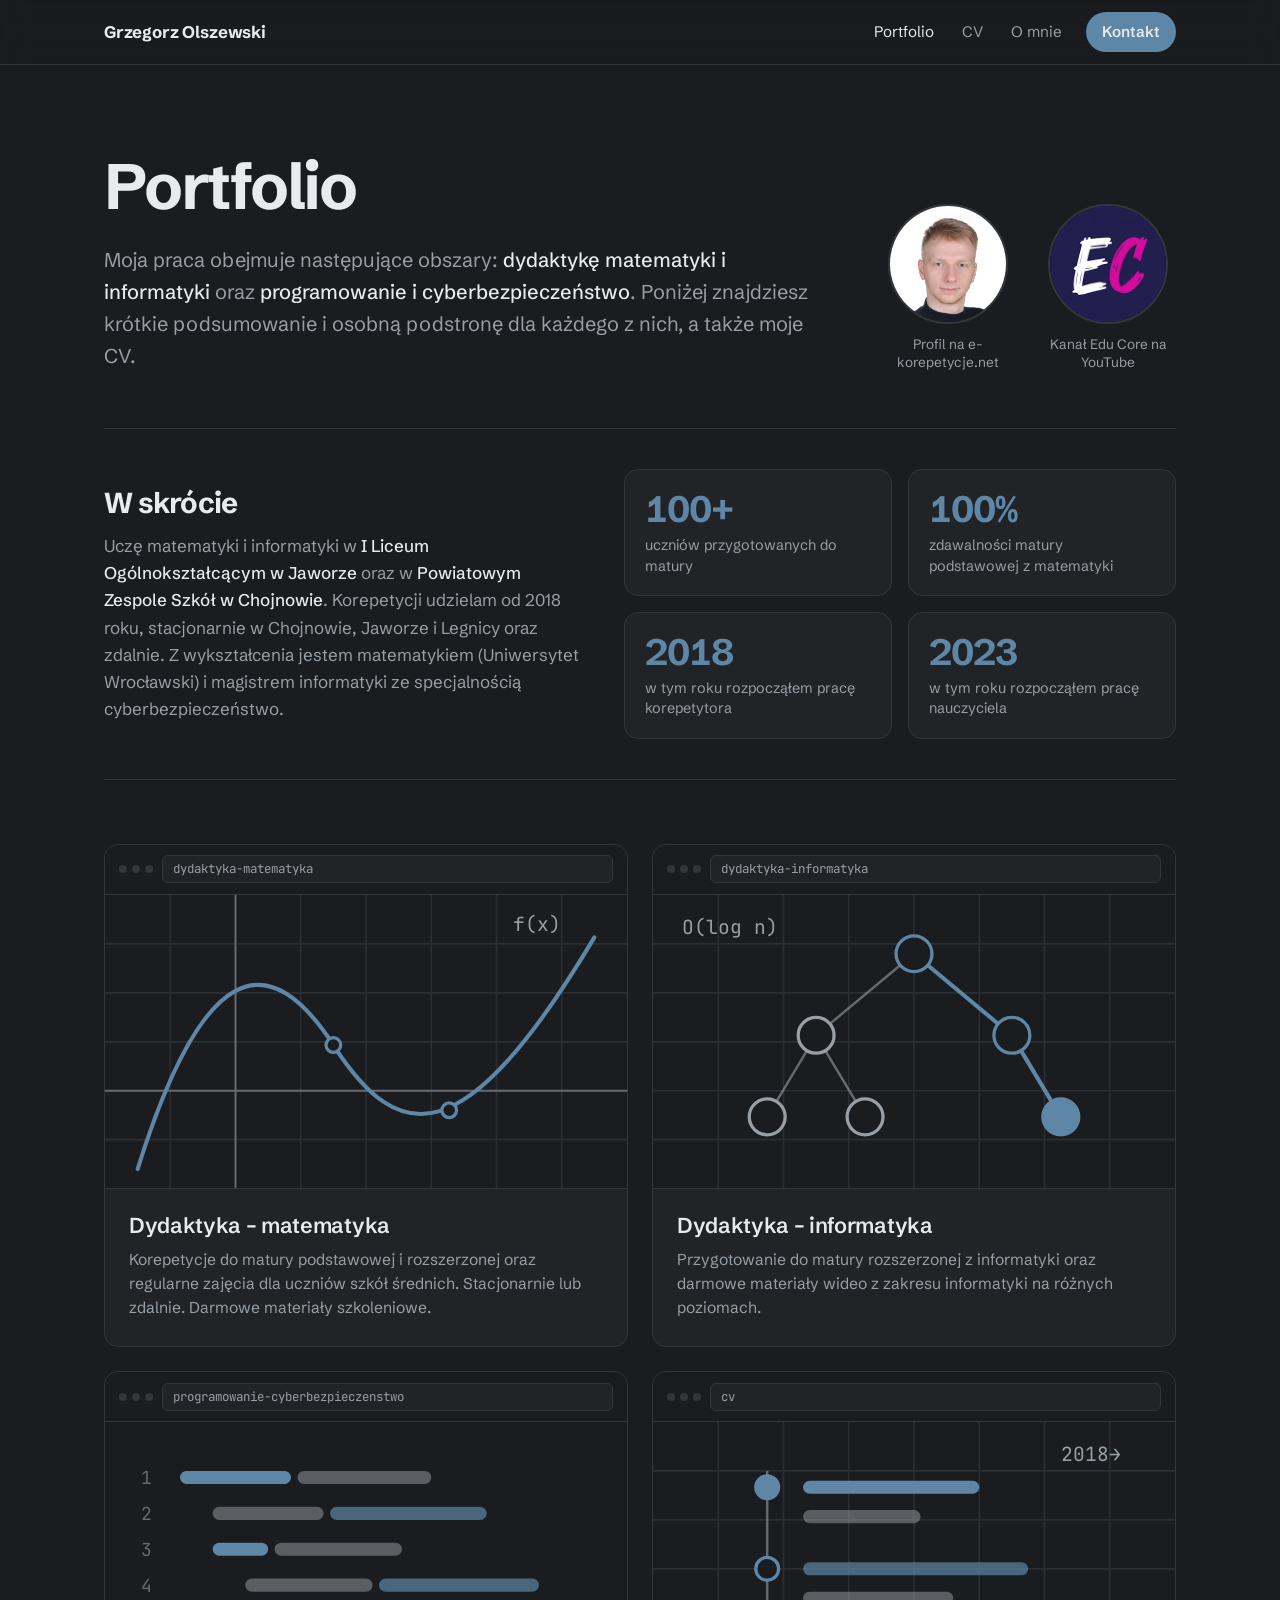
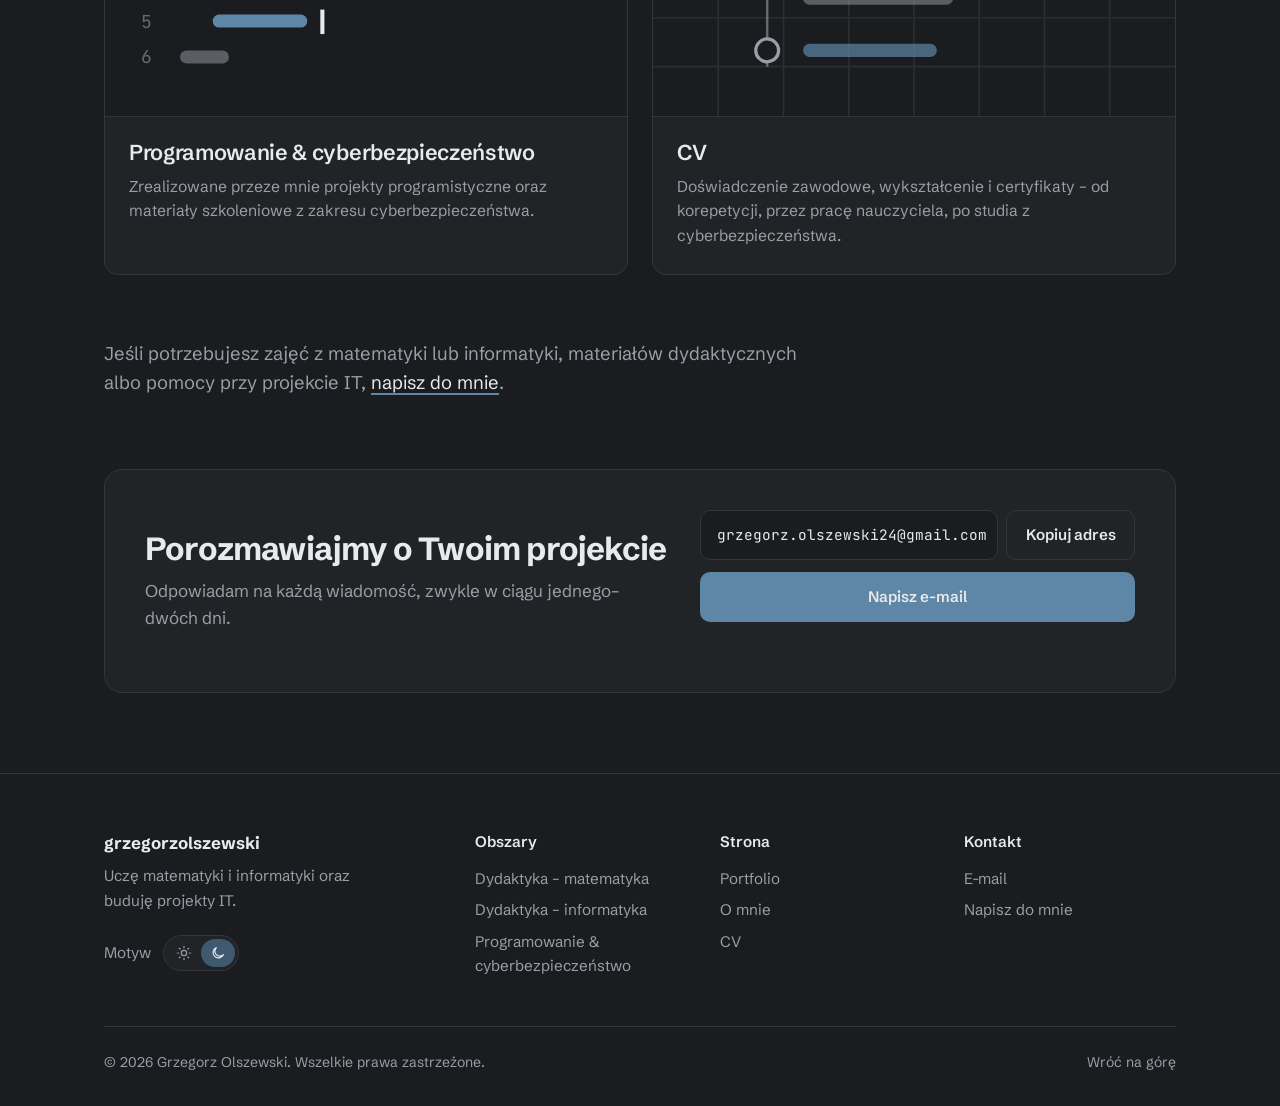
<file: index.html>
<!DOCTYPE html>
<html lang="pl">
<head>
<meta charset="UTF-8">
<meta name="viewport" content="width=device-width, initial-scale=1, viewport-fit=cover">
<title>Portfolio – Grzegorz Olszewski: dydaktyka, programowanie i cyberbezpieczeństwo</title>
<meta name="description" content="Portfolio Grzegorza Olszewskiego: dydaktyka matematyki i informatyki oraz projekty IT i cyberbezpieczeństwo.">
<meta property="og:type" content="website">
<meta property="og:title" content="Portfolio – Grzegorz Olszewski">
<meta property="og:description" content="Dydaktyka matematyki i informatyki oraz projekty IT i cyberbezpieczeństwo.">
<meta property="og:locale" content="pl_PL">
<meta name="theme-color" content="#1A1C1F">

<link rel="preconnect" href="https://fonts.googleapis.com">
<link rel="preconnect" href="https://fonts.gstatic.com" crossorigin>
<link href="https://fonts.googleapis.com/css2?family=Schibsted+Grotesk:wght@400;500;600;700&family=JetBrains+Mono:wght@400;500&display=swap" rel="stylesheet">

<script>
  // Ustaw motyw przed renderem, żeby nie było mignięcia. Domyślnie ciemny.
  try { if (localStorage.getItem('theme') === 'light') document.documentElement.setAttribute('data-theme', 'light'); } catch (e) {}
</script>

<link rel="stylesheet" href="styles.css">
</head>
<body>

<header class="site-header">
  <div class="wrap">
    <a class="brand" href="index.html">Grzegorz Olszewski</a>
    <nav class="nav" aria-label="Główna nawigacja">
      <a href="#projekty" aria-current="page">Portfolio</a>
      <a href="cv.html">CV</a>
      <a href="#o-mnie">O mnie</a>
      <a class="cta" href="mailto:grzegorz.olszewski24@gmail.com">Kontakt</a>
    </nav>
  </div>
</header>

<main>
  <section class="intro wrap page-head-split">
    <div>
      <h1>Portfolio</h1>
      <p>
        Moja praca obejmuje następujące obszary: <strong>dydaktykę matematyki i informatyki</strong>
        oraz <strong>programowanie i cyberbezpieczeństwo</strong>.
        Poniżej znajdziesz krótkie podsumowanie i osobną podstronę dla każdego z nich, a także moje CV.
      </p>
    </div>
    <ul class="head-links">
      <li>
        <a href="https://www.e-korepetycje.net/grzegorz-olszewski/" target="_blank" rel="noopener noreferrer">
          <img src="img/grzegorz-olszewski.jpg" alt="" width="230" height="276">
          <span>Profil na e-korepetycje.net</span>
        </a>
      </li>
      <li>
        <a href="https://www.youtube.com/@EduCore-vid" target="_blank" rel="noopener noreferrer">
          <img src="img/educore-logo.jpg" alt="" width="240" height="240">
          <span>Kanał Edu Core na YouTube</span>
        </a>
      </li>
    </ul>
  </section>

  <section class="wrap summary" id="o-mnie" aria-labelledby="o-mnie-tytul">
    <div class="summary-box">
      <div>
        <h2 id="o-mnie-tytul">W skrócie</h2>
        <p>
          Uczę matematyki i informatyki w <strong>I Liceum Ogólnokształcącym w Jaworze</strong>
          oraz w <strong>Powiatowym Zespole Szkół w Chojnowie</strong>. Korepetycji udzielam od 2018 roku,
          stacjonarnie w Chojnowie, Jaworze i Legnicy oraz zdalnie. Z wykształcenia jestem matematykiem (Uniwersytet Wrocławski)
          i magistrem informatyki ze specjalnością cyberbezpieczeństwo.
        </p>
      </div>
      <ul class="stats">
        <li class="stat"><b>100+</b><span>uczniów przygotowanych do matury</span></li>
        <li class="stat"><b>100%</b><span>zdawalności matury podstawowej z matematyki</span></li>
        <li class="stat"><b>2018</b><span>w tym roku rozpocząłem pracę korepetytora</span></li>
        <li class="stat"><b>2023</b><span>w tym roku rozpocząłem pracę nauczyciela</span></li>
      </ul>
    </div>
  </section>

  <section class="wrap" id="projekty" aria-label="Projekty">
    <ul class="projects">

      <!-- Dydaktyka – matematyka -->
      <li>
        <article class="card">
          <div class="preview" aria-hidden="true">
            <div class="bar"><span class="dots"><i></i><i></i><i></i></span><span class="path">dydaktyka-matematyka</span></div>
            <div class="art">
              <svg viewBox="0 0 320 180" fill="none" preserveAspectRatio="xMidYMid slice">
                <g stroke="var(--grid)" stroke-width="1">
                  <path d="M0 30H320M0 60H320M0 90H320M0 120H320M0 150H320"/>
                  <path d="M40 0V180M80 0V180M120 0V180M160 0V180M200 0V180M240 0V180M280 0V180"/>
                </g>
                <path d="M0 120H320M80 0V180" stroke="var(--text-muted)" stroke-width="1.2" opacity=".55"/>
                <path d="M20 168 C 60 40, 100 30, 140 92 S 220 160, 300 26" stroke="currentColor" stroke-width="2.5" stroke-linecap="round"/>
                <circle cx="140" cy="92" r="4.5" fill="var(--bg)" stroke="currentColor" stroke-width="2"/>
                <circle cx="211" cy="132" r="4.5" fill="var(--bg)" stroke="currentColor" stroke-width="2"/>
                <text x="250" y="22" fill="var(--text-muted)" font-family="JetBrains Mono, monospace" font-size="12">f(x)</text>
              </svg>
            </div>
          </div>
          <div class="card-body">
            <h3><a href="dydaktyka-matematyka.html">Dydaktyka – matematyka</a></h3>
            <p>Korepetycje do matury podstawowej i rozszerzonej oraz regularne zajęcia dla uczniów szkół średnich. Stacjonarnie lub zdalnie. Darmowe materiały szkoleniowe.</p>
          </div>
        </article>
      </li>

      <!-- Dydaktyka – informatyka -->
      <li>
        <article class="card">
          <div class="preview" aria-hidden="true">
            <div class="bar"><span class="dots"><i></i><i></i><i></i></span><span class="path">dydaktyka-informatyka</span></div>
            <div class="art">
              <svg viewBox="0 0 320 180" fill="none" preserveAspectRatio="xMidYMid slice">
                <g stroke="var(--grid)" stroke-width="1">
                  <path d="M0 30H320M0 60H320M0 90H320M0 120H320M0 150H320"/>
                  <path d="M40 0V180M80 0V180M120 0V180M160 0V180M200 0V180M240 0V180M280 0V180"/>
                </g>
                <g stroke="var(--text-muted)" stroke-width="1.5" opacity=".6">
                  <path d="M160 36L100 86M160 36L220 86M100 86L70 136M100 86L130 136M220 86L250 136"/>
                </g>
                <path d="M160 36L220 86L250 136" stroke="currentColor" stroke-width="2.5" stroke-linecap="round" stroke-linejoin="round"/>
                <g stroke-width="2">
                  <circle cx="160" cy="36"  r="11" fill="var(--bg)" stroke="currentColor"/>
                  <circle cx="100" cy="86"  r="11" fill="var(--bg)" stroke="var(--text-muted)"/>
                  <circle cx="220" cy="86"  r="11" fill="var(--bg)" stroke="currentColor"/>
                  <circle cx="70"  cy="136" r="11" fill="var(--bg)" stroke="var(--text-muted)"/>
                  <circle cx="130" cy="136" r="11" fill="var(--bg)" stroke="var(--text-muted)"/>
                  <circle cx="250" cy="136" r="11" fill="currentColor" stroke="currentColor"/>
                </g>
                <text x="18" y="24" fill="var(--text-muted)" font-family="JetBrains Mono, monospace" font-size="12">O(log n)</text>
              </svg>
            </div>
          </div>
          <div class="card-body">
            <h3><a href="dydaktyka-informatyka.html">Dydaktyka – informatyka</a></h3>
            <p>Przygotowanie do matury rozszerzonej z informatyki oraz darmowe materiały wideo z zakresu informatyki na różnych poziomach.</p>
          </div>
        </article>
      </li>

      <!-- Programowanie & cyberbezpieczeństwo -->
      <li>
        <article class="card">
          <div class="preview" aria-hidden="true">
            <div class="bar"><span class="dots"><i></i><i></i><i></i></span><span class="path">programowanie-cyberbezpieczenstwo</span></div>
            <div class="art">
              <svg viewBox="0 0 320 180" fill="none" preserveAspectRatio="xMidYMid slice">
                <g font-family="JetBrains Mono, monospace" font-size="11" fill="var(--text-muted)" opacity=".6">
                  <text x="22" y="38">1</text><text x="22" y="60">2</text><text x="22" y="82">3</text>
                  <text x="22" y="104">4</text><text x="22" y="126">5</text><text x="22" y="148">6</text>
                </g>
                <g stroke-linecap="round" stroke-width="8">
                  <path d="M50 34H110" stroke="currentColor"/><path d="M122 34H196" stroke="var(--text-muted)" opacity=".5"/>
                  <path d="M70 56H130" stroke="var(--text-muted)" opacity=".5"/><path d="M142 56H230" stroke="currentColor" opacity=".7"/>
                  <path d="M70 78H96" stroke="currentColor"/><path d="M108 78H178" stroke="var(--text-muted)" opacity=".5"/>
                  <path d="M90 100H160" stroke="var(--text-muted)" opacity=".5"/><path d="M172 100H262" stroke="currentColor" opacity=".7"/>
                  <path d="M70 122H120" stroke="currentColor"/>
                  <path d="M50 144H72" stroke="var(--text-muted)" opacity=".5"/>
                </g>
                <rect x="132" y="115" width="2.5" height="15" fill="var(--text)"/>
              </svg>
            </div>
          </div>
          <div class="card-body">
            <h3><a href="programowanie.html">Programowanie &amp; cyberbezpieczeństwo</a></h3>
            <p>Zrealizowane przeze mnie projekty programistyczne oraz materiały szkoleniowe z zakresu cyberbezpieczeństwa.</p>
          </div>
        </article>
      </li>

      <!-- CV -->
      <li>
        <article class="card">
          <div class="preview" aria-hidden="true">
            <div class="bar"><span class="dots"><i></i><i></i><i></i></span><span class="path">cv</span></div>
            <div class="art">
              <svg viewBox="0 0 320 180" fill="none" preserveAspectRatio="xMidYMid slice">
                <g stroke="var(--grid)" stroke-width="1">
                  <path d="M0 30H320M0 60H320M0 90H320M0 120H320M0 150H320"/>
                  <path d="M40 0V180M80 0V180M120 0V180M160 0V180M200 0V180M240 0V180M280 0V180"/>
                </g>
                <path d="M70 30V150" stroke="var(--text-muted)" stroke-width="1.5" opacity=".6"/>
                <g stroke-linecap="round" stroke-width="8">
                  <path d="M96 40H196" stroke="currentColor"/><path d="M96 58H160" stroke="var(--text-muted)" opacity=".5"/>
                  <path d="M96 90H226" stroke="currentColor" opacity=".7"/><path d="M96 108H180" stroke="var(--text-muted)" opacity=".5"/>
                  <path d="M96 140H170" stroke="currentColor" opacity=".7"/>
                </g>
                <g stroke-width="2">
                  <circle cx="70" cy="40"  r="7" fill="currentColor" stroke="currentColor"/>
                  <circle cx="70" cy="90"  r="7" fill="var(--bg)" stroke="currentColor"/>
                  <circle cx="70" cy="140" r="7" fill="var(--bg)" stroke="var(--text-muted)"/>
                </g>
                <text x="250" y="24" fill="var(--text-muted)" font-family="JetBrains Mono, monospace" font-size="12">2018→</text>
              </svg>
            </div>
          </div>
          <div class="card-body">
            <h3><a href="cv.html">CV</a></h3>
            <p>Doświadczenie zawodowe, wykształcenie i certyfikaty – od korepetycji, przez pracę nauczyciela, po studia z cyberbezpieczeństwa.</p>
          </div>
        </article>
      </li>

    </ul>
  </section>

  <section class="wrap">
    <p class="closing">
      Jeśli potrzebujesz zajęć z matematyki lub informatyki, materiałów dydaktycznych
      albo pomocy przy projekcie IT, <a href="#kontakt">napisz do mnie</a>.
    </p>
  </section>

  <section class="wrap contact" id="kontakt" aria-labelledby="kontakt-tytul">
    <div class="contact-box">
      <div>
        <h2 id="kontakt-tytul">Porozmawiajmy o Twoim projekcie</h2>
        <p>Odpowiadam na każdą wiadomość, zwykle w ciągu jednego–dwóch dni.</p>
      </div>
      <div class="contact-actions">
        <div class="email-row">
          <span class="email" id="email">grzegorz.olszewski24@gmail.com</span>
          <button class="btn btn-ghost" type="button" id="copy">Kopiuj adres</button>
        </div>
        <a class="btn btn-primary" href="mailto:grzegorz.olszewski24@gmail.com">Napisz e-mail</a>
        <span class="hint" id="copy-hint" role="status" aria-live="polite"></span>
      </div>
    </div>
  </section>
</main>

<footer class="site-footer">
  <div class="wrap">
    <div class="footer-top">
      <div class="footer-brand">
        <a href="index.html">grzegorzolszewski</a>
        <p>Uczę matematyki i informatyki oraz buduję projekty IT.</p>
        <div class="theme">
          <span>Motyw</span>
          <div class="theme-switch" role="group" aria-label="Wybór motywu">
            <button type="button" data-theme-set="light" aria-pressed="false" aria-label="Jasny">
              <svg viewBox="0 0 24 24" fill="none" stroke="currentColor" stroke-width="1.8" stroke-linecap="round"><circle cx="12" cy="12" r="4"/><path d="M12 2v2M12 20v2M4.9 4.9l1.4 1.4M17.7 17.7l1.4 1.4M2 12h2M20 12h2M4.9 19.1l1.4-1.4M17.7 6.3l1.4-1.4"/></svg>
            </button>
            <button type="button" data-theme-set="dark" aria-pressed="true" aria-label="Ciemny">
              <svg viewBox="0 0 24 24" fill="none" stroke="currentColor" stroke-width="1.8" stroke-linecap="round" stroke-linejoin="round"><path d="M20 14.5A8 8 0 1 1 9.5 4a6.5 6.5 0 0 0 10.5 10.5z"/></svg>
            </button>
          </div>
        </div>
      </div>
      <div class="footer-col">
        <h4>Obszary</h4>
        <ul>
          <li><a href="dydaktyka-matematyka.html">Dydaktyka – matematyka</a></li>
          <li><a href="dydaktyka-informatyka.html">Dydaktyka – informatyka</a></li>
          <li><a href="programowanie.html">Programowanie &amp; cyberbezpieczeństwo</a></li>
        </ul>
      </div>
      <div class="footer-col">
        <h4>Strona</h4>
        <ul>
          <li><a href="#projekty">Portfolio</a></li>
          <li><a href="#o-mnie">O mnie</a></li>
          <li><a href="cv.html">CV</a></li>
        </ul>
      </div>
      <div class="footer-col">
        <h4>Kontakt</h4>
        <ul>
          <li><a href="mailto:grzegorz.olszewski24@gmail.com">E-mail</a></li>
          <li><a href="#kontakt">Napisz do mnie</a></li>
        </ul>
      </div>
    </div>
    <div class="footer-bottom">
      <span>© <span id="year">2026</span> Grzegorz Olszewski. Wszelkie prawa zastrzeżone.</span>
      <a href="#" onclick="window.scrollTo({top:0});return false;" style="text-decoration:none">Wróć na górę</a>
    </div>
  </div>
</footer>

<script src="site.js"></script>
</body>
</html>
</file>
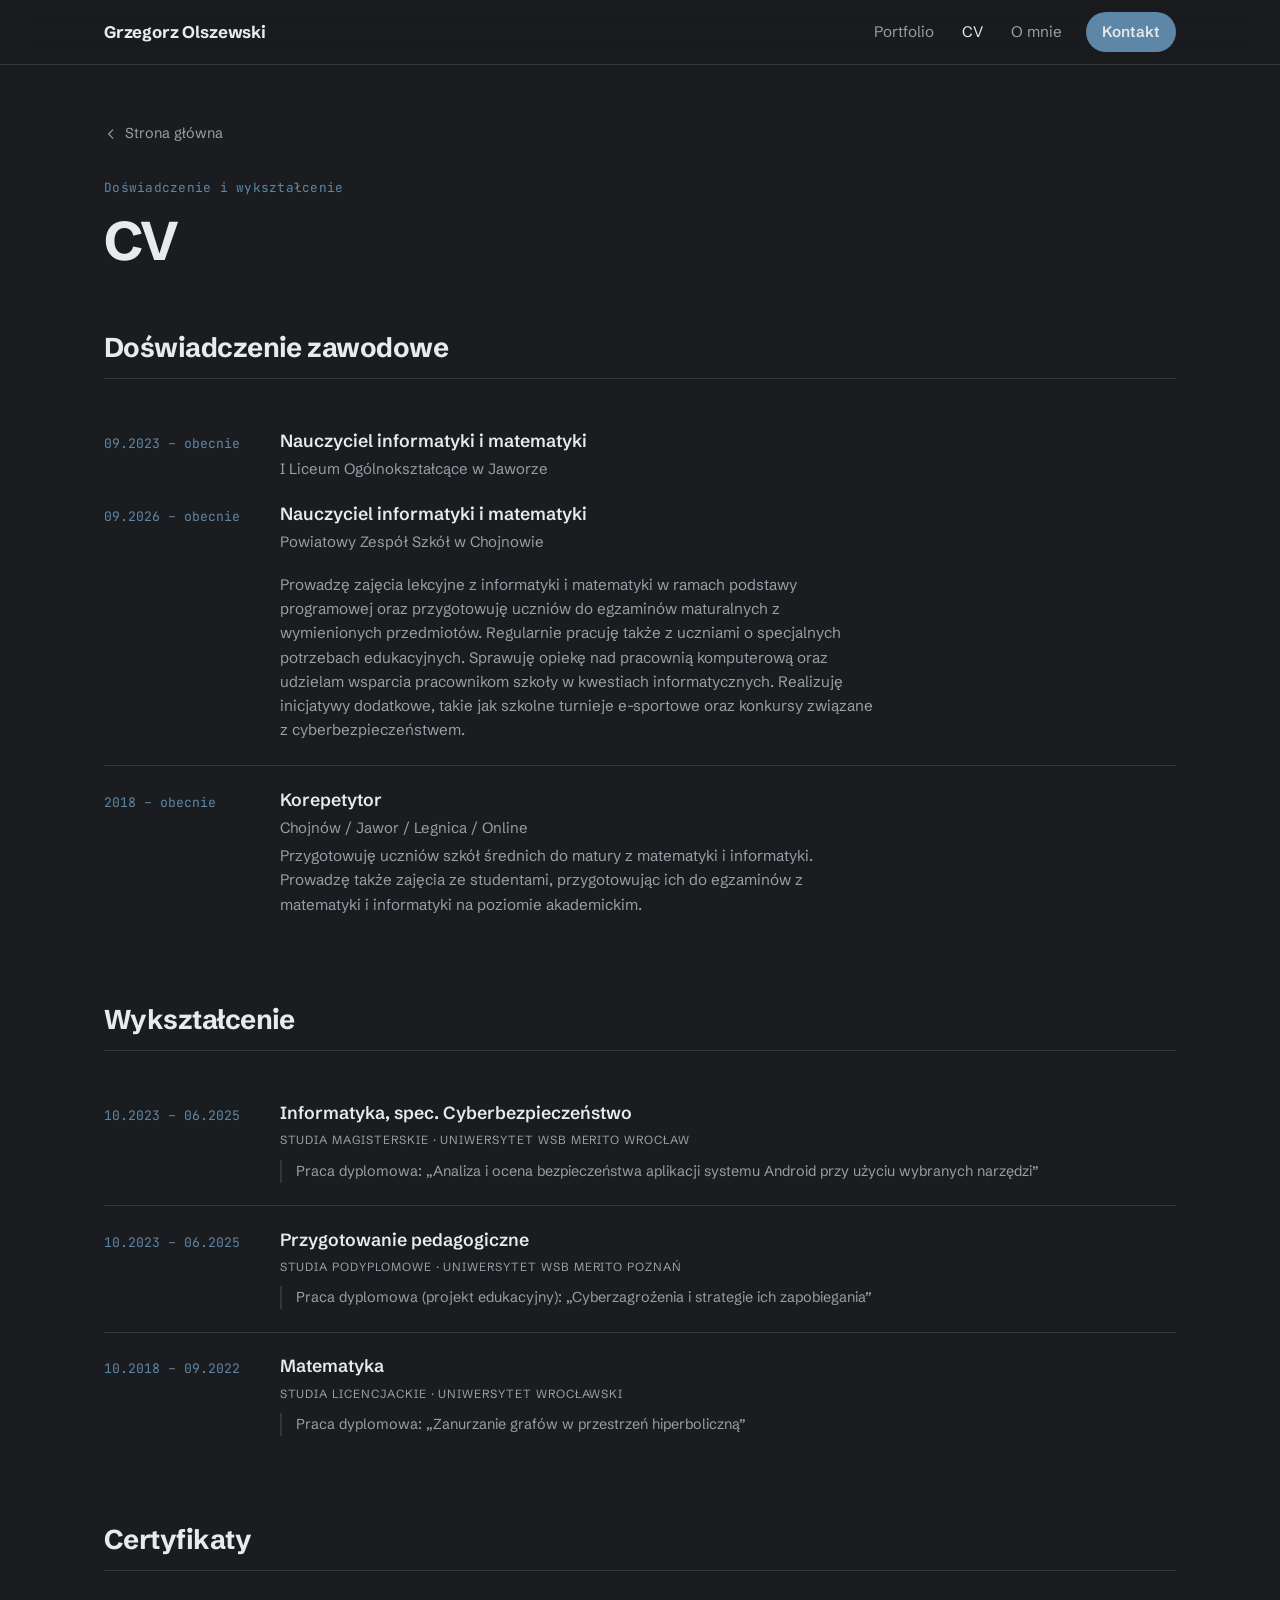
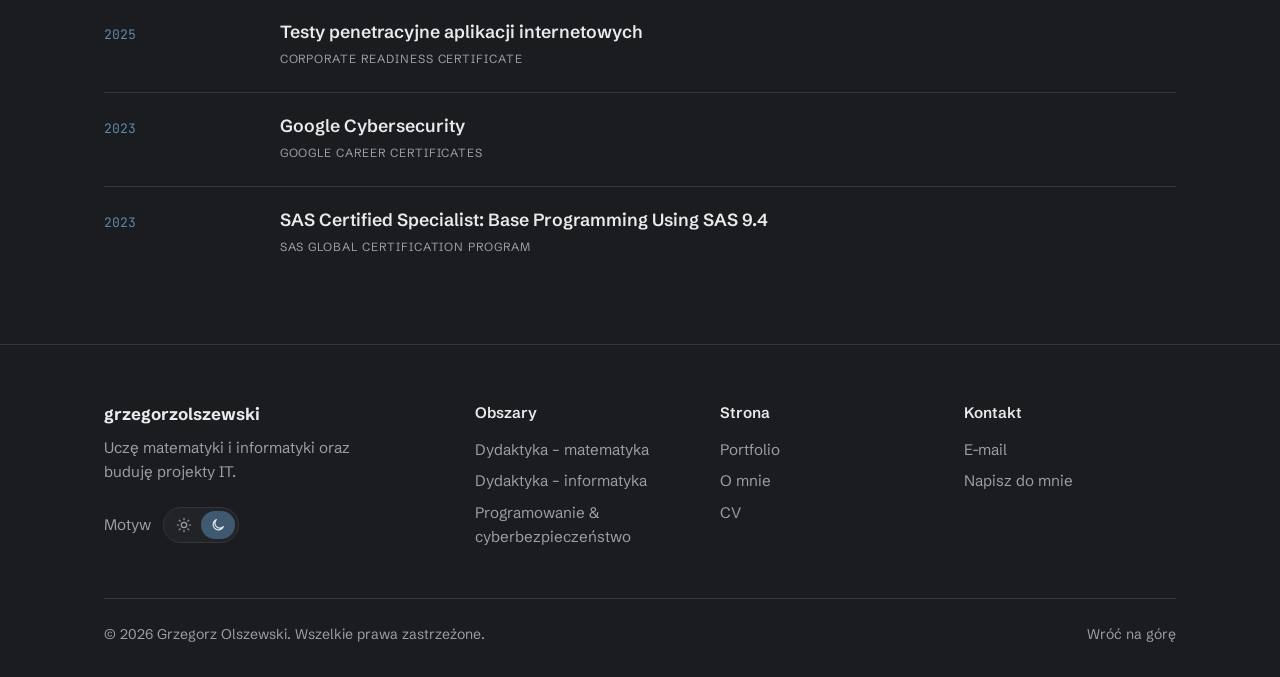
<file: cv.html>
<!DOCTYPE html>
<html lang="pl">
<head>
<meta charset="UTF-8">
<meta name="viewport" content="width=device-width, initial-scale=1, viewport-fit=cover">
<title>CV – Grzegorz Olszewski</title>
<meta name="description" content="CV Grzegorza Olszewskiego: nauczyciel matematyki i informatyki, magister informatyki ze specjalnością cyberbezpieczeństwo.">
<meta property="og:type" content="website">
<meta property="og:title" content="CV – Grzegorz Olszewski">
<meta property="og:description" content="CV Grzegorza Olszewskiego: nauczyciel matematyki i informatyki, magister informatyki ze specjalnością cyberbezpieczeństwo.">
<meta property="og:locale" content="pl_PL">
<meta name="theme-color" content="#1A1C1F">

<link rel="preconnect" href="https://fonts.googleapis.com">
<link rel="preconnect" href="https://fonts.gstatic.com" crossorigin>
<link href="https://fonts.googleapis.com/css2?family=Schibsted+Grotesk:wght@400;500;600;700&family=JetBrains+Mono:wght@400;500&display=swap" rel="stylesheet">

<script>
  // Ustaw motyw przed renderem, żeby nie było mignięcia. Domyślnie ciemny.
  try { if (localStorage.getItem('theme') === 'light') document.documentElement.setAttribute('data-theme', 'light'); } catch (e) {}
</script>

<link rel="stylesheet" href="styles.css">
</head>
<body>

<header class="site-header">
  <div class="wrap">
    <a class="brand" href="index.html">Grzegorz Olszewski</a>
    <nav class="nav" aria-label="Główna nawigacja">
      <a href="index.html#projekty">Portfolio</a>
      <a href="cv.html" aria-current="page">CV</a>
      <a href="index.html#o-mnie">O mnie</a>
      <a class="cta" href="mailto:grzegorz.olszewski24@gmail.com">Kontakt</a>
    </nav>
  </div>
</header>

<main>
  <section class="wrap page-head">
    <a class="back" href="index.html"><svg viewBox="0 0 24 24" fill="none" stroke="currentColor" stroke-width="2" stroke-linecap="round" stroke-linejoin="round" aria-hidden="true"><polyline points="15 5 8 12 15 19"/></svg><span>Strona główna</span></a>
    <span class="eyebrow">Doświadczenie i wykształcenie</span>
    <h1>CV</h1>
  </section>
  <section class="wrap block" aria-labelledby="doswiadczenie">
    <div class="block-head"><h2 class="block-title" id="doswiadczenie">Doświadczenie zawodowe</h2></div>
    <ul class="cv-list">
      <li class="cv-entry tight">
        <span class="cv-date">09.2023 – obecnie</span>
        <div>
          <div class="cv-role">Nauczyciel informatyki i matematyki</div>
          <div class="cv-org">I Liceum Ogólnokształcące w Jaworze</div>
        </div>
      </li>
      <li class="cv-entry tight">
        <span class="cv-date">09.2026 – obecnie</span>
        <div>
          <div class="cv-role">Nauczyciel informatyki i matematyki</div>
          <div class="cv-org">Powiatowy Zespół Szkół w Chojnowie</div>
        </div>
      </li>
      <li class="cv-entry note">
        <span class="cv-date"></span>
        <p class="cv-desc">Prowadzę zajęcia lekcyjne z informatyki i matematyki w ramach podstawy programowej oraz przygotowuję uczniów do egzaminów maturalnych z wymienionych przedmiotów. Regularnie pracuję także z uczniami o specjalnych potrzebach edukacyjnych. Sprawuję opiekę nad pracownią komputerową oraz udzielam wsparcia pracownikom szkoły w kwestiach informatycznych. Realizuję inicjatywy dodatkowe, takie jak szkolne turnieje e-sportowe oraz konkursy związane z cyberbezpieczeństwem.</p>
      </li>
      <li class="cv-entry">
        <span class="cv-date">2018 – obecnie</span>
        <div>
          <div class="cv-role">Korepetytor</div>
          <div class="cv-org">Chojnów / Jawor / Legnica / Online</div>
          <p class="cv-desc">Przygotowuję uczniów szkół średnich do matury z matematyki i informatyki. Prowadzę także zajęcia ze studentami, przygotowując ich do egzaminów z matematyki i informatyki na poziomie akademickim.</p>
        </div>
      </li>
    </ul>
  </section>
  <section class="wrap block" aria-labelledby="wyksztalcenie">
    <div class="block-head"><h2 class="block-title" id="wyksztalcenie">Wykształcenie</h2></div>
    <ul class="cv-list">
      <li class="cv-entry">
        <span class="cv-date">10.2023 – 06.2025</span>
        <div>
          <div class="cv-role">Informatyka, spec. Cyberbezpieczeństwo</div>
          <div class="cv-meta">Studia magisterskie · Uniwersytet WSB Merito Wrocław</div>
          <p class="cv-thesis">Praca dyplomowa: „Analiza i ocena bezpieczeństwa aplikacji systemu Android przy użyciu wybranych narzędzi”</p>
        </div>
      </li>
      <li class="cv-entry">
        <span class="cv-date">10.2023 – 06.2025</span>
        <div>
          <div class="cv-role">Przygotowanie pedagogiczne</div>
          <div class="cv-meta">Studia podyplomowe · Uniwersytet WSB Merito Poznań</div>
          <p class="cv-thesis">Praca dyplomowa (projekt edukacyjny): „Cyberzagrożenia i strategie ich zapobiegania”</p>
        </div>
      </li>
      <li class="cv-entry">
        <span class="cv-date">10.2018 – 09.2022</span>
        <div>
          <div class="cv-role">Matematyka</div>
          <div class="cv-meta">Studia licencjackie · Uniwersytet Wrocławski</div>
          <p class="cv-thesis">Praca dyplomowa: „Zanurzanie grafów w przestrzeń hiperboliczną”</p>
        </div>
      </li>
    </ul>
  </section>
  <section class="wrap block" aria-labelledby="certyfikaty">
    <div class="block-head"><h2 class="block-title" id="certyfikaty">Certyfikaty</h2></div>
    <ul class="cv-list">
      <li class="cv-entry">
        <span class="cv-date">2025</span>
        <div>
          <div class="cv-role">Testy penetracyjne aplikacji internetowych</div>
          <div class="cv-meta">Corporate Readiness Certificate</div>
        </div>
      </li>
      <li class="cv-entry">
        <span class="cv-date">2023</span>
        <div>
          <div class="cv-role">Google Cybersecurity</div>
          <div class="cv-meta">Google Career Certificates</div>
        </div>
      </li>
      <li class="cv-entry">
        <span class="cv-date">2023</span>
        <div>
          <div class="cv-role">SAS Certified Specialist: Base Programming Using SAS 9.4</div>
          <div class="cv-meta">SAS Global Certification Program</div>
        </div>
      </li>
    </ul>
  </section>
</main>

<footer class="site-footer">
  <div class="wrap">
    <div class="footer-top">
      <div class="footer-brand">
        <a href="index.html">grzegorzolszewski</a>
        <p>Uczę matematyki i informatyki oraz buduję projekty IT.</p>
        <div class="theme">
          <span>Motyw</span>
          <div class="theme-switch" role="group" aria-label="Wybór motywu">
            <button type="button" data-theme-set="light" aria-pressed="false" aria-label="Jasny">
              <svg viewBox="0 0 24 24" fill="none" stroke="currentColor" stroke-width="1.8" stroke-linecap="round"><circle cx="12" cy="12" r="4"/><path d="M12 2v2M12 20v2M4.9 4.9l1.4 1.4M17.7 17.7l1.4 1.4M2 12h2M20 12h2M4.9 19.1l1.4-1.4M17.7 6.3l1.4-1.4"/></svg>
            </button>
            <button type="button" data-theme-set="dark" aria-pressed="true" aria-label="Ciemny">
              <svg viewBox="0 0 24 24" fill="none" stroke="currentColor" stroke-width="1.8" stroke-linecap="round" stroke-linejoin="round"><path d="M20 14.5A8 8 0 1 1 9.5 4a6.5 6.5 0 0 0 10.5 10.5z"/></svg>
            </button>
          </div>
        </div>
      </div>
      <div class="footer-col">
        <h4>Obszary</h4>
        <ul>
          <li><a href="dydaktyka-matematyka.html">Dydaktyka – matematyka</a></li>
          <li><a href="dydaktyka-informatyka.html">Dydaktyka – informatyka</a></li>
          <li><a href="programowanie.html">Programowanie &amp; cyberbezpieczeństwo</a></li>
        </ul>
      </div>
      <div class="footer-col">
        <h4>Strona</h4>
        <ul>
          <li><a href="index.html#projekty">Portfolio</a></li>
          <li><a href="index.html#o-mnie">O mnie</a></li>
          <li><a href="cv.html">CV</a></li>
        </ul>
      </div>
      <div class="footer-col">
        <h4>Kontakt</h4>
        <ul>
          <li><a href="mailto:grzegorz.olszewski24@gmail.com">E-mail</a></li>
          <li><a href="index.html#kontakt">Napisz do mnie</a></li>
        </ul>
      </div>
    </div>
    <div class="footer-bottom">
      <span>© <span id="year">2026</span> Grzegorz Olszewski. Wszelkie prawa zastrzeżone.</span>
      <a href="#" onclick="window.scrollTo({top:0});return false;" style="text-decoration:none">Wróć na górę</a>
    </div>
  </div>
</footer>

<script src="site.js"></script>
</body>
</html>
</file>
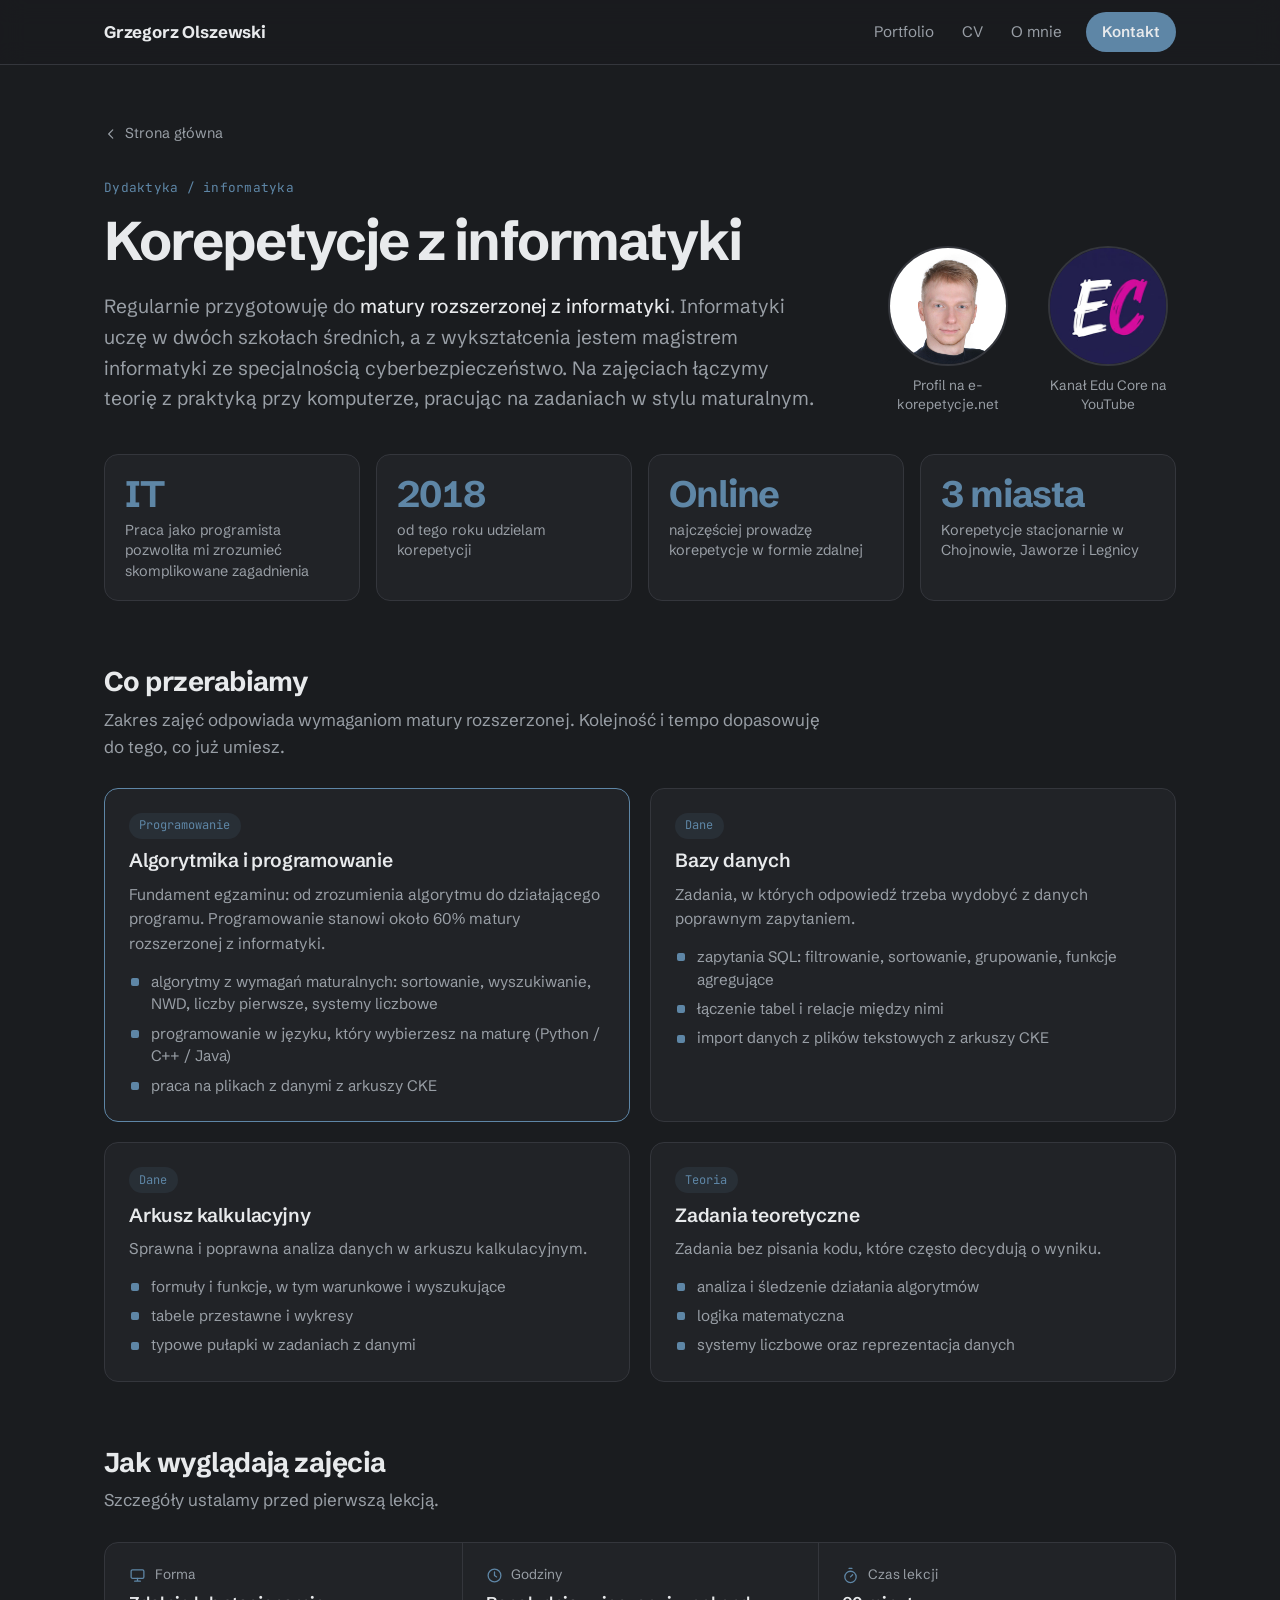
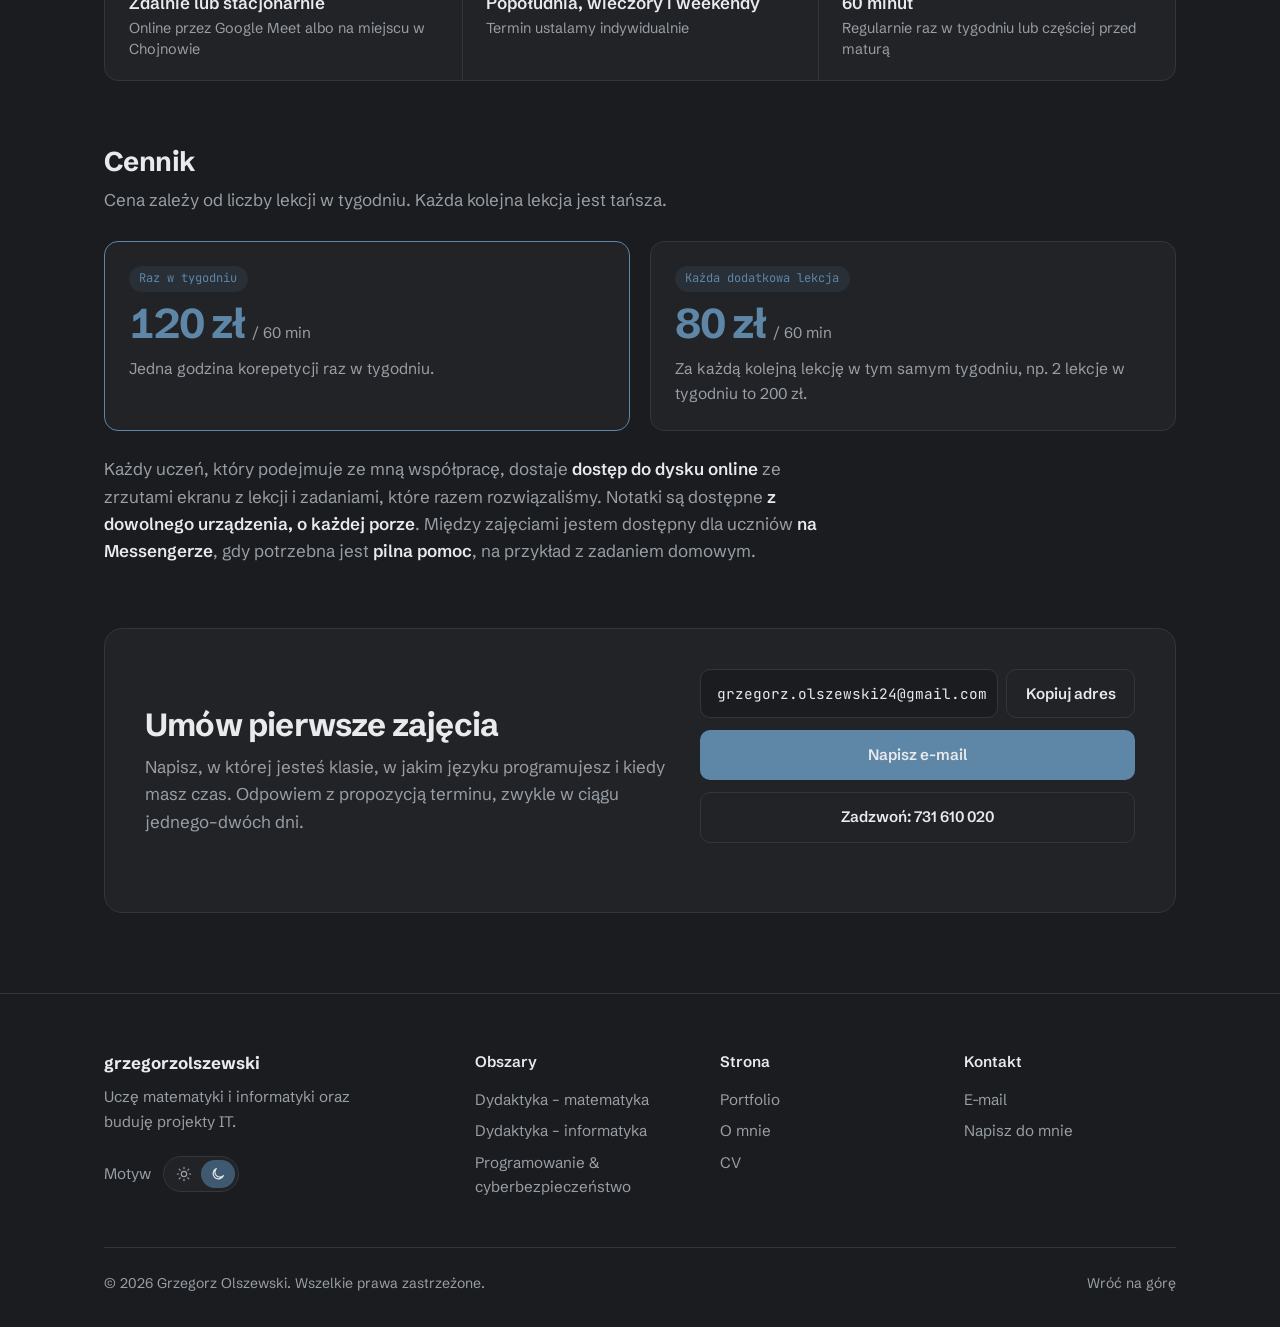
<file: dydaktyka-informatyka.html>
<!DOCTYPE html>
<html lang="pl">
<head>
<meta charset="UTF-8">
<meta name="viewport" content="width=device-width, initial-scale=1, viewport-fit=cover">
<title>Korepetycje z informatyki – Grzegorz Olszewski</title>
<meta name="description" content="Korepetycje z informatyki: przygotowanie do matury rozszerzonej. Algorytmika, programowanie, arkusze i bazy danych. Zdalnie lub w Chojnowie.">
<meta property="og:type" content="website">
<meta property="og:title" content="Korepetycje z informatyki – Grzegorz Olszewski">
<meta property="og:description" content="Korepetycje z informatyki: przygotowanie do matury rozszerzonej. Algorytmika, programowanie, arkusze i bazy danych. Zdalnie lub w Chojnowie.">
<meta property="og:locale" content="pl_PL">
<meta name="theme-color" content="#1A1C1F">

<link rel="preconnect" href="https://fonts.googleapis.com">
<link rel="preconnect" href="https://fonts.gstatic.com" crossorigin>
<link href="https://fonts.googleapis.com/css2?family=Schibsted+Grotesk:wght@400;500;600;700&family=JetBrains+Mono:wght@400;500&display=swap" rel="stylesheet">

<script>
  // Ustaw motyw przed renderem, żeby nie było mignięcia. Domyślnie ciemny.
  try { if (localStorage.getItem('theme') === 'light') document.documentElement.setAttribute('data-theme', 'light'); } catch (e) {}
</script>

<link rel="stylesheet" href="styles.css">
</head>
<body>

<header class="site-header">
  <div class="wrap">
    <a class="brand" href="index.html">Grzegorz Olszewski</a>
    <nav class="nav" aria-label="Główna nawigacja">
      <a href="index.html#projekty">Portfolio</a>
      <a href="cv.html">CV</a>
      <a href="index.html#o-mnie">O mnie</a>
      <a class="cta" href="mailto:grzegorz.olszewski24@gmail.com">Kontakt</a>
    </nav>
  </div>
</header>

<main>
  <section class="wrap page-head page-head-split">
    <div>
      <a class="back" href="index.html"><svg viewBox="0 0 24 24" fill="none" stroke="currentColor" stroke-width="2" stroke-linecap="round" stroke-linejoin="round" aria-hidden="true"><polyline points="15 5 8 12 15 19"/></svg><span>Strona główna</span></a>
      <span class="eyebrow">Dydaktyka / informatyka</span>
      <h1>Korepetycje z informatyki</h1>
      <p class="lead">Regularnie przygotowuję do <strong>matury rozszerzonej z informatyki</strong>. Informatyki uczę w dwóch szkołach średnich, a z wykształcenia jestem magistrem informatyki ze specjalnością cyberbezpieczeństwo. Na zajęciach łączymy teorię z praktyką przy komputerze, pracując na zadaniach w stylu maturalnym.</p>
    </div>
    <ul class="head-links">
      <li>
        <a href="https://www.e-korepetycje.net/grzegorz-olszewski/informatyka" target="_blank" rel="noopener noreferrer">
          <img src="img/grzegorz-olszewski.jpg" alt="" width="230" height="276">
          <span>Profil na e-korepetycje.net</span>
        </a>
      </li>
      <li>
        <a href="https://www.youtube.com/@EduCore-vid" target="_blank" rel="noopener noreferrer">
          <img src="img/educore-logo.jpg" alt="" width="240" height="240">
          <span>Kanał Edu Core na YouTube</span>
        </a>
      </li>
    </ul>
  </section>
  <section class="wrap block" aria-label="W liczbach">
    <ul class="stats">
      <li class="stat"><b>IT</b><span>Praca jako programista pozwoliła mi zrozumieć skomplikowane zagadnienia</span></li>
      <li class="stat"><b>2018</b><span>od tego roku udzielam korepetycji</span></li>
      <li class="stat"><b>Online</b><span>najczęściej prowadzę korepetycje w formie zdalnej</span></li>
      <li class="stat"><b>3 miasta</b><span>Korepetycje stacjonarnie w Chojnowie, Jaworze i Legnicy</span></li>
    </ul>
  </section>
  <section class="wrap block" aria-labelledby="oferta">
    <h2 class="block-title" id="oferta">Co przerabiamy</h2>
    <p class="block-intro">Zakres zajęć odpowiada wymaganiom matury rozszerzonej. Kolejność i tempo dopasowuję do tego, co już umiesz.</p>
    <ul class="offer">
      <li class="offer-item featured">
          <span class="tag">Programowanie</span>
          <h3>Algorytmika i programowanie</h3>
          <p>Fundament egzaminu: od zrozumienia algorytmu do działającego programu. Programowanie stanowi około 60% matury rozszerzonej z informatyki.</p>
          <ul class="ticks">
            <li>algorytmy z wymagań maturalnych: sortowanie, wyszukiwanie, NWD, liczby pierwsze, systemy liczbowe</li>
            <li>programowanie w języku, który wybierzesz na maturę (Python / C++ / Java)</li>
            <li>praca na plikach z danymi z arkuszy CKE</li>
          </ul>
      </li>
      <li class="offer-item">
          <span class="tag">Dane</span>
          <h3>Bazy danych</h3>
          <p>Zadania, w których odpowiedź trzeba wydobyć z danych poprawnym zapytaniem.</p>
          <ul class="ticks">
            <li>zapytania SQL: filtrowanie, sortowanie, grupowanie, funkcje agregujące</li>
            <li>łączenie tabel i relacje między nimi</li>
            <li>import danych z plików tekstowych z arkuszy CKE</li>
          </ul>
      </li>
      <li class="offer-item">
          <span class="tag">Dane</span>
          <h3>Arkusz kalkulacyjny</h3>
          <p>Sprawna i poprawna analiza danych w arkuszu kalkulacyjnym.</p>
          <ul class="ticks">
            <li>formuły i funkcje, w tym warunkowe i wyszukujące</li>
            <li>tabele przestawne i wykresy</li>
            <li>typowe pułapki w zadaniach z danymi</li>
          </ul>
      </li>
      <li class="offer-item">
          <span class="tag">Teoria</span>
          <h3>Zadania teoretyczne</h3>
          <p>Zadania bez pisania kodu, które często decydują o wyniku.</p>
          <ul class="ticks">
            <li>analiza i śledzenie działania algorytmów</li>
            <li>logika matematyczna</li>
            <li>systemy liczbowe oraz reprezentacja danych</li>
          </ul>
      </li>
    </ul>
  </section>
  <section class="wrap block" aria-labelledby="organizacja">
    <h2 class="block-title" id="organizacja">Jak wyglądają zajęcia</h2>
    <p class="block-intro">Szczegóły ustalamy przed pierwszą lekcją.</p>
    <dl class="facts">
      <div class="fact">
        <dt><svg viewBox="0 0 24 24" fill="none" stroke="currentColor" stroke-width="1.8" stroke-linecap="round" stroke-linejoin="round" aria-hidden="true"><rect x="3" y="4" width="18" height="12" rx="2"/><path d="M8 20h8M12 16v4"/></svg>Forma</dt>
        <dd>Zdalnie lub stacjonarnie<small>Online przez Google Meet albo na miejscu w Chojnowie</small></dd>
      </div>
      <div class="fact">
        <dt><svg viewBox="0 0 24 24" fill="none" stroke="currentColor" stroke-width="1.8" stroke-linecap="round" stroke-linejoin="round" aria-hidden="true"><circle cx="12" cy="12" r="9"/><path d="M12 7v5l3 2"/></svg>Godziny</dt>
        <dd>Popołudnia, wieczory i weekendy<small>Termin ustalamy indywidualnie</small></dd>
      </div>
      <div class="fact">
        <dt><svg viewBox="0 0 24 24" fill="none" stroke="currentColor" stroke-width="1.8" stroke-linecap="round" stroke-linejoin="round" aria-hidden="true"><path d="M10 2h4M12 14l3-3"/><circle cx="12" cy="14" r="8"/></svg>Czas lekcji</dt>
        <dd>60 minut<small>Regularnie raz w tygodniu lub częściej przed maturą</small></dd>
      </div>
    </dl>
  </section>
  <section class="wrap block" aria-labelledby="cennik">
    <h2 class="block-title" id="cennik">Cennik</h2>
    <p class="block-intro">Cena zależy od liczby lekcji w tygodniu. Każda kolejna lekcja jest tańsza.</p>
    <ul class="prices">
      <li class="price featured">
        <span class="tag">Raz w tygodniu</span>
        <p class="price-amount"><b>120 zł</b><span>/ 60 min</span></p>
        <p>Jedna godzina korepetycji raz w tygodniu.</p>
      </li>
      <li class="price">
        <span class="tag">Każda dodatkowa lekcja</span>
        <p class="price-amount"><b>80 zł</b><span>/ 60 min</span></p>
        <p>Za każdą kolejną lekcję w tym samym tygodniu, np. 2 lekcje w tygodniu to 200 zł.</p>
      </li>
    </ul>
    <p class="price-note">Każdy uczeń, który podejmuje ze mną współpracę, dostaje <strong>dostęp do dysku online</strong> ze zrzutami ekranu z lekcji i zadaniami, które razem rozwiązaliśmy. Notatki są dostępne <strong>z dowolnego urządzenia, o każdej porze</strong>. Między zajęciami jestem dostępny dla uczniów <strong>na Messengerze</strong>, gdy potrzebna jest <strong>pilna pomoc</strong>, na przykład z zadaniem domowym.</p>
  </section>
  <section class="wrap contact" id="kontakt" aria-labelledby="kontakt-tytul">
    <div class="contact-box">
      <div>
        <h2 id="kontakt-tytul">Umów pierwsze zajęcia</h2>
        <p>Napisz, w której jesteś klasie, w jakim języku programujesz i kiedy masz czas. Odpowiem z propozycją terminu, zwykle w ciągu jednego–dwóch dni.</p>
      </div>
      <div class="contact-actions">
        <div class="email-row">
          <span class="email" id="email">grzegorz.olszewski24@gmail.com</span>
          <button class="btn btn-ghost" type="button" id="copy">Kopiuj adres</button>
        </div>
        <a class="btn btn-primary" href="mailto:grzegorz.olszewski24@gmail.com">Napisz e-mail</a>
        <a class="btn btn-ghost" href="tel:+48731610020">Zadzwoń: 731 610 020</a>
        <span class="hint" id="copy-hint" role="status" aria-live="polite"></span>
      </div>
    </div>
  </section>
</main>

<footer class="site-footer">
  <div class="wrap">
    <div class="footer-top">
      <div class="footer-brand">
        <a href="index.html">grzegorzolszewski</a>
        <p>Uczę matematyki i informatyki oraz buduję projekty IT.</p>
        <div class="theme">
          <span>Motyw</span>
          <div class="theme-switch" role="group" aria-label="Wybór motywu">
            <button type="button" data-theme-set="light" aria-pressed="false" aria-label="Jasny">
              <svg viewBox="0 0 24 24" fill="none" stroke="currentColor" stroke-width="1.8" stroke-linecap="round"><circle cx="12" cy="12" r="4"/><path d="M12 2v2M12 20v2M4.9 4.9l1.4 1.4M17.7 17.7l1.4 1.4M2 12h2M20 12h2M4.9 19.1l1.4-1.4M17.7 6.3l1.4-1.4"/></svg>
            </button>
            <button type="button" data-theme-set="dark" aria-pressed="true" aria-label="Ciemny">
              <svg viewBox="0 0 24 24" fill="none" stroke="currentColor" stroke-width="1.8" stroke-linecap="round" stroke-linejoin="round"><path d="M20 14.5A8 8 0 1 1 9.5 4a6.5 6.5 0 0 0 10.5 10.5z"/></svg>
            </button>
          </div>
        </div>
      </div>
      <div class="footer-col">
        <h4>Obszary</h4>
        <ul>
          <li><a href="dydaktyka-matematyka.html">Dydaktyka – matematyka</a></li>
          <li><a href="dydaktyka-informatyka.html">Dydaktyka – informatyka</a></li>
          <li><a href="programowanie.html">Programowanie &amp; cyberbezpieczeństwo</a></li>
        </ul>
      </div>
      <div class="footer-col">
        <h4>Strona</h4>
        <ul>
          <li><a href="index.html#projekty">Portfolio</a></li>
          <li><a href="index.html#o-mnie">O mnie</a></li>
          <li><a href="cv.html">CV</a></li>
        </ul>
      </div>
      <div class="footer-col">
        <h4>Kontakt</h4>
        <ul>
          <li><a href="mailto:grzegorz.olszewski24@gmail.com">E-mail</a></li>
          <li><a href="index.html#kontakt">Napisz do mnie</a></li>
        </ul>
      </div>
    </div>
    <div class="footer-bottom">
      <span>© <span id="year">2026</span> Grzegorz Olszewski. Wszelkie prawa zastrzeżone.</span>
      <a href="#" onclick="window.scrollTo({top:0});return false;" style="text-decoration:none">Wróć na górę</a>
    </div>
  </div>
</footer>

<script src="site.js"></script>
</body>
</html>
</file>
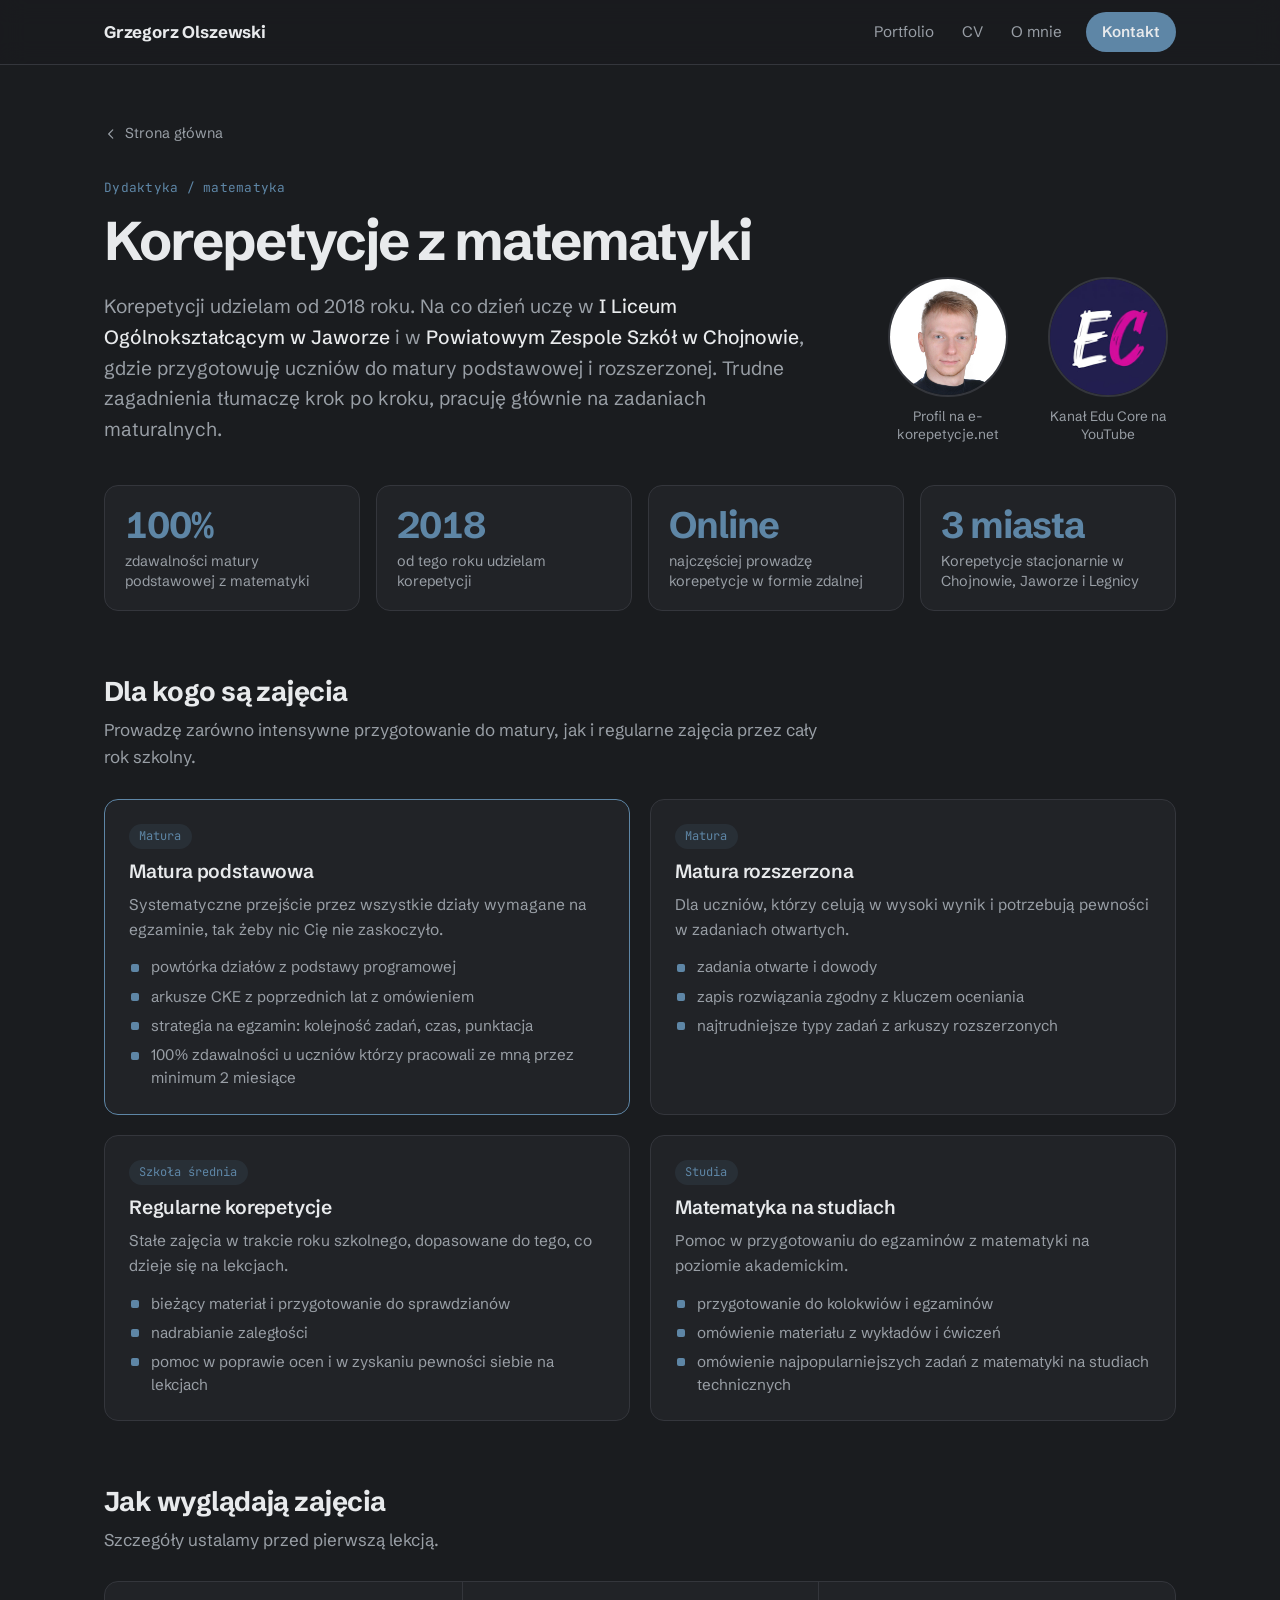
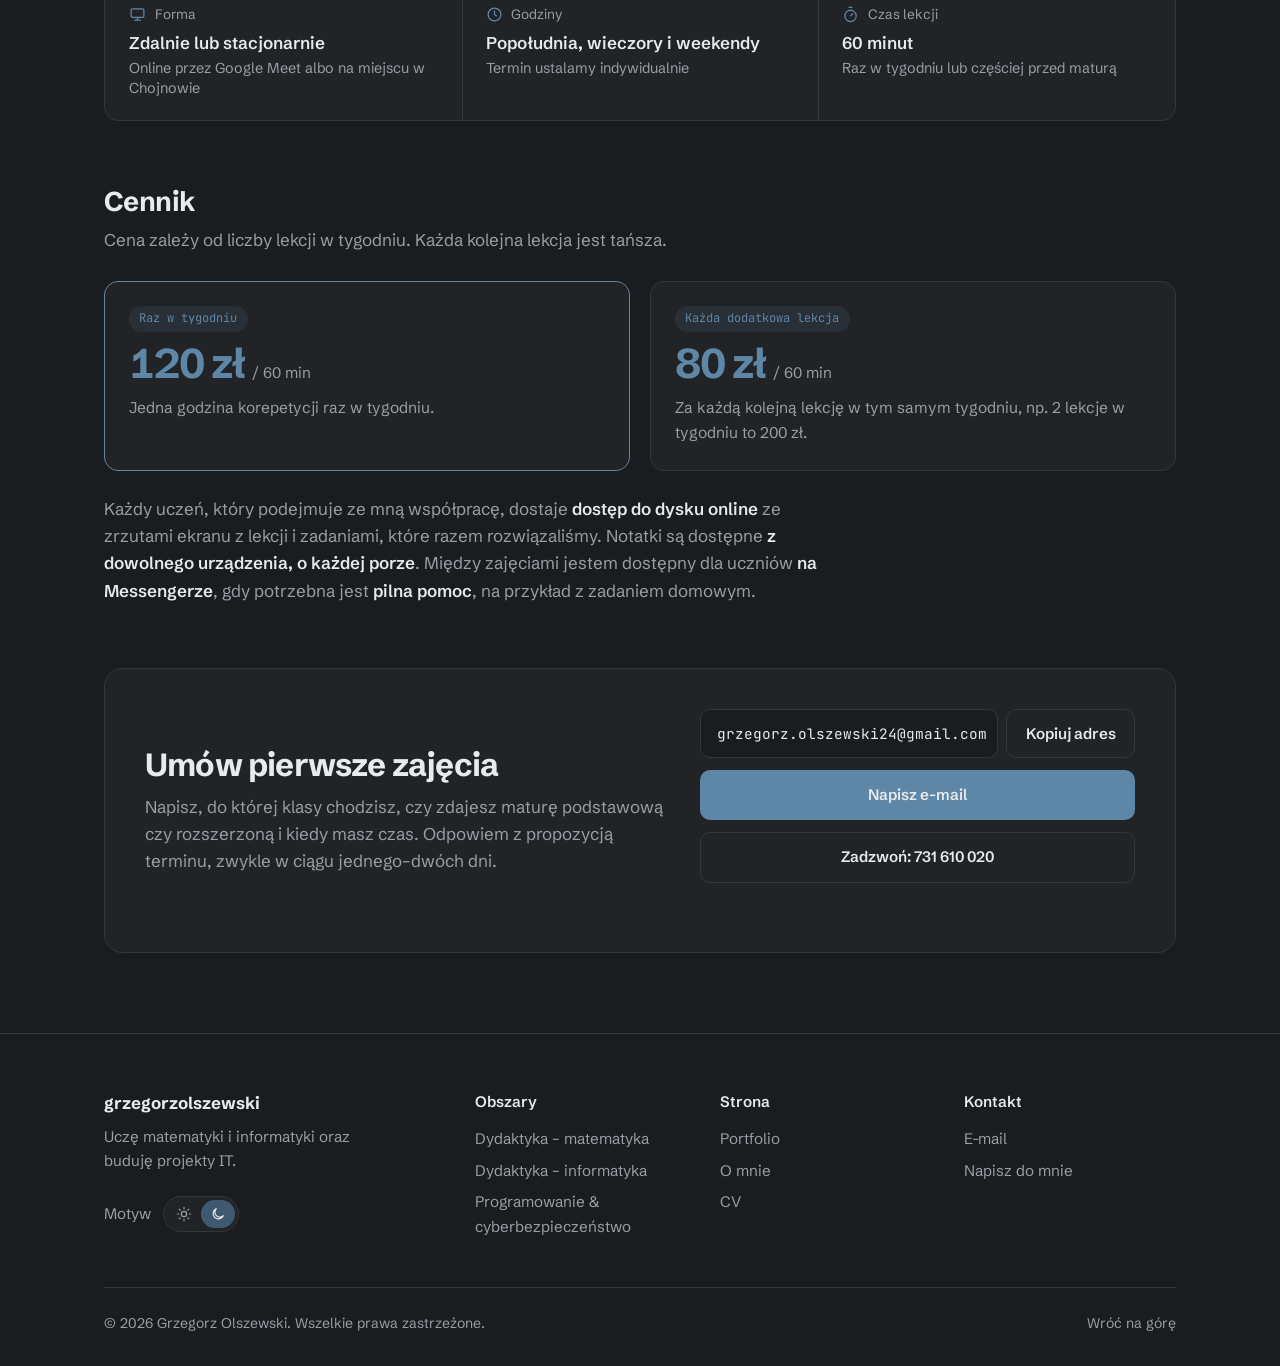
<file: dydaktyka-matematyka.html>
<!DOCTYPE html>
<html lang="pl">
<head>
<meta charset="UTF-8">
<meta name="viewport" content="width=device-width, initial-scale=1, viewport-fit=cover">
<title>Korepetycje z matematyki – Grzegorz Olszewski</title>
<meta name="description" content="Korepetycje z matematyki: matura podstawowa i rozszerzona oraz regularne zajęcia dla szkół średnich. Zdalnie lub w Chojnowie.">
<meta property="og:type" content="website">
<meta property="og:title" content="Korepetycje z matematyki – Grzegorz Olszewski">
<meta property="og:description" content="Korepetycje z matematyki: matura podstawowa i rozszerzona oraz regularne zajęcia dla szkół średnich. Zdalnie lub w Chojnowie.">
<meta property="og:locale" content="pl_PL">
<meta name="theme-color" content="#1A1C1F">

<link rel="preconnect" href="https://fonts.googleapis.com">
<link rel="preconnect" href="https://fonts.gstatic.com" crossorigin>
<link href="https://fonts.googleapis.com/css2?family=Schibsted+Grotesk:wght@400;500;600;700&family=JetBrains+Mono:wght@400;500&display=swap" rel="stylesheet">

<script>
  // Ustaw motyw przed renderem, żeby nie było mignięcia. Domyślnie ciemny.
  try { if (localStorage.getItem('theme') === 'light') document.documentElement.setAttribute('data-theme', 'light'); } catch (e) {}
</script>

<link rel="stylesheet" href="styles.css">
</head>
<body>

<header class="site-header">
  <div class="wrap">
    <a class="brand" href="index.html">Grzegorz Olszewski</a>
    <nav class="nav" aria-label="Główna nawigacja">
      <a href="index.html#projekty">Portfolio</a>
      <a href="cv.html">CV</a>
      <a href="index.html#o-mnie">O mnie</a>
      <a class="cta" href="mailto:grzegorz.olszewski24@gmail.com">Kontakt</a>
    </nav>
  </div>
</header>

<main>
  <section class="wrap page-head page-head-split">
    <div>
      <a class="back" href="index.html"><svg viewBox="0 0 24 24" fill="none" stroke="currentColor" stroke-width="2" stroke-linecap="round" stroke-linejoin="round" aria-hidden="true"><polyline points="15 5 8 12 15 19"/></svg><span>Strona główna</span></a>
      <span class="eyebrow">Dydaktyka / matematyka</span>
      <h1>Korepetycje z matematyki</h1>
      <p class="lead">Korepetycji udzielam od 2018 roku. Na co dzień uczę w <strong>I Liceum Ogólnokształcącym w Jaworze</strong> i w <strong>Powiatowym Zespole Szkół w Chojnowie</strong>, gdzie przygotowuję uczniów do matury podstawowej i rozszerzonej. Trudne zagadnienia tłumaczę krok po kroku, pracuję głównie na zadaniach maturalnych.</p>
    </div>
    <ul class="head-links">
      <li>
        <a href="https://www.e-korepetycje.net/grzegorz-olszewski/matematyka" target="_blank" rel="noopener noreferrer">
          <img src="img/grzegorz-olszewski.jpg" alt="" width="230" height="276">
          <span>Profil na e-korepetycje.net</span>
        </a>
      </li>
      <li>
        <a href="https://www.youtube.com/@EduCore-vid" target="_blank" rel="noopener noreferrer">
          <img src="img/educore-logo.jpg" alt="" width="240" height="240">
          <span>Kanał Edu Core na YouTube</span>
        </a>
      </li>
    </ul>
  </section>
  <section class="wrap block" aria-label="W liczbach">
    <ul class="stats">
      <li class="stat"><b>100%</b><span>zdawalności matury podstawowej z matematyki</span></li>
      <li class="stat"><b>2018</b><span>od tego roku udzielam korepetycji</span></li>
      <li class="stat"><b>Online</b><span>najczęściej prowadzę korepetycje w formie zdalnej</span></li>
      <li class="stat"><b>3 miasta</b><span>Korepetycje stacjonarnie w Chojnowie, Jaworze i Legnicy</span></li>
    </ul>
  </section>
  <section class="wrap block" aria-labelledby="oferta">
    <h2 class="block-title" id="oferta">Dla kogo są zajęcia</h2>
    <p class="block-intro">Prowadzę zarówno intensywne przygotowanie do matury, jak i regularne zajęcia przez cały rok szkolny.</p>
    <ul class="offer">
      <li class="offer-item featured">
          <span class="tag">Matura</span>
          <h3>Matura podstawowa</h3>
          <p>Systematyczne przejście przez wszystkie działy wymagane na egzaminie, tak żeby nic Cię nie zaskoczyło.</p>
          <ul class="ticks">
            <li>powtórka działów z podstawy programowej</li>
            <li>arkusze CKE z poprzednich lat z omówieniem</li>
            <li>strategia na egzamin: kolejność zadań, czas, punktacja</li>
            <li>100% zdawalności u uczniów którzy pracowali ze mną przez minimum 2 miesiące</li>
          </ul>
      </li>
      <li class="offer-item">
          <span class="tag">Matura</span>
          <h3>Matura rozszerzona</h3>
          <p>Dla uczniów, którzy celują w wysoki wynik i potrzebują pewności w zadaniach otwartych.</p>
          <ul class="ticks">
            <li>zadania otwarte i dowody</li>
            <li>zapis rozwiązania zgodny z kluczem oceniania</li>
            <li>najtrudniejsze typy zadań z arkuszy rozszerzonych</li>
          </ul>
      </li>
      <li class="offer-item">
          <span class="tag">Szkoła średnia</span>
          <h3>Regularne korepetycje</h3>
          <p>Stałe zajęcia w trakcie roku szkolnego, dopasowane do tego, co dzieje się na lekcjach.</p>
          <ul class="ticks">
            <li>bieżący materiał i przygotowanie do sprawdzianów</li>
            <li>nadrabianie zaległości</li>
            <li>pomoc w poprawie ocen i w zyskaniu pewności siebie na lekcjach</li>
          </ul>
      </li>
      <li class="offer-item">
          <span class="tag">Studia</span>
          <h3>Matematyka na studiach</h3>
          <p>Pomoc w przygotowaniu do egzaminów z matematyki na poziomie akademickim.</p>
          <ul class="ticks">
            <li>przygotowanie do kolokwiów i egzaminów</li>
            <li>omówienie materiału z wykładów i ćwiczeń</li>
            <li>omówienie najpopularniejszych zadań z matematyki na studiach technicznych</li>
          </ul>
      </li>
    </ul>
  </section>
  <section class="wrap block" aria-labelledby="organizacja">
    <h2 class="block-title" id="organizacja">Jak wyglądają zajęcia</h2>
    <p class="block-intro">Szczegóły ustalamy przed pierwszą lekcją.</p>
    <dl class="facts">
      <div class="fact">
        <dt><svg viewBox="0 0 24 24" fill="none" stroke="currentColor" stroke-width="1.8" stroke-linecap="round" stroke-linejoin="round" aria-hidden="true"><rect x="3" y="4" width="18" height="12" rx="2"/><path d="M8 20h8M12 16v4"/></svg>Forma</dt>
        <dd>Zdalnie lub stacjonarnie<small>Online przez Google Meet albo na miejscu w Chojnowie</small></dd>
      </div>
      <div class="fact">
        <dt><svg viewBox="0 0 24 24" fill="none" stroke="currentColor" stroke-width="1.8" stroke-linecap="round" stroke-linejoin="round" aria-hidden="true"><circle cx="12" cy="12" r="9"/><path d="M12 7v5l3 2"/></svg>Godziny</dt>
        <dd>Popołudnia, wieczory i weekendy<small>Termin ustalamy indywidualnie</small></dd>
      </div>
      <div class="fact">
        <dt><svg viewBox="0 0 24 24" fill="none" stroke="currentColor" stroke-width="1.8" stroke-linecap="round" stroke-linejoin="round" aria-hidden="true"><path d="M10 2h4M12 14l3-3"/><circle cx="12" cy="14" r="8"/></svg>Czas lekcji</dt>
        <dd>60 minut<small>Raz w tygodniu lub częściej przed maturą</small></dd>
      </div>
    </dl>
  </section>
  <section class="wrap block" aria-labelledby="cennik">
    <h2 class="block-title" id="cennik">Cennik</h2>
    <p class="block-intro">Cena zależy od liczby lekcji w tygodniu. Każda kolejna lekcja jest tańsza.</p>
    <ul class="prices">
      <li class="price featured">
        <span class="tag">Raz w tygodniu</span>
        <p class="price-amount"><b>120 zł</b><span>/ 60 min</span></p>
        <p>Jedna godzina korepetycji raz w tygodniu.</p>
      </li>
      <li class="price">
        <span class="tag">Każda dodatkowa lekcja</span>
        <p class="price-amount"><b>80 zł</b><span>/ 60 min</span></p>
        <p>Za każdą kolejną lekcję w tym samym tygodniu, np. 2 lekcje w tygodniu to 200 zł.</p>
      </li>
    </ul>
    <p class="price-note">Każdy uczeń, który podejmuje ze mną współpracę, dostaje <strong>dostęp do dysku online</strong> ze zrzutami ekranu z lekcji i zadaniami, które razem rozwiązaliśmy. Notatki są dostępne <strong>z dowolnego urządzenia, o każdej porze</strong>. Między zajęciami jestem dostępny dla uczniów <strong>na Messengerze</strong>, gdy potrzebna jest <strong>pilna pomoc</strong>, na przykład z zadaniem domowym.</p>
  </section>
  <section class="wrap contact" id="kontakt" aria-labelledby="kontakt-tytul">
    <div class="contact-box">
      <div>
        <h2 id="kontakt-tytul">Umów pierwsze zajęcia</h2>
        <p>Napisz, do której klasy chodzisz, czy zdajesz maturę podstawową czy rozszerzoną i kiedy masz czas. Odpowiem z propozycją terminu, zwykle w ciągu jednego–dwóch dni.</p>
      </div>
      <div class="contact-actions">
        <div class="email-row">
          <span class="email" id="email">grzegorz.olszewski24@gmail.com</span>
          <button class="btn btn-ghost" type="button" id="copy">Kopiuj adres</button>
        </div>
        <a class="btn btn-primary" href="mailto:grzegorz.olszewski24@gmail.com">Napisz e-mail</a>
        <a class="btn btn-ghost" href="tel:+48731610020">Zadzwoń: 731 610 020</a>
        <span class="hint" id="copy-hint" role="status" aria-live="polite"></span>
      </div>
    </div>
  </section>
</main>

<footer class="site-footer">
  <div class="wrap">
    <div class="footer-top">
      <div class="footer-brand">
        <a href="index.html">grzegorzolszewski</a>
        <p>Uczę matematyki i informatyki oraz buduję projekty IT.</p>
        <div class="theme">
          <span>Motyw</span>
          <div class="theme-switch" role="group" aria-label="Wybór motywu">
            <button type="button" data-theme-set="light" aria-pressed="false" aria-label="Jasny">
              <svg viewBox="0 0 24 24" fill="none" stroke="currentColor" stroke-width="1.8" stroke-linecap="round"><circle cx="12" cy="12" r="4"/><path d="M12 2v2M12 20v2M4.9 4.9l1.4 1.4M17.7 17.7l1.4 1.4M2 12h2M20 12h2M4.9 19.1l1.4-1.4M17.7 6.3l1.4-1.4"/></svg>
            </button>
            <button type="button" data-theme-set="dark" aria-pressed="true" aria-label="Ciemny">
              <svg viewBox="0 0 24 24" fill="none" stroke="currentColor" stroke-width="1.8" stroke-linecap="round" stroke-linejoin="round"><path d="M20 14.5A8 8 0 1 1 9.5 4a6.5 6.5 0 0 0 10.5 10.5z"/></svg>
            </button>
          </div>
        </div>
      </div>
      <div class="footer-col">
        <h4>Obszary</h4>
        <ul>
          <li><a href="dydaktyka-matematyka.html">Dydaktyka – matematyka</a></li>
          <li><a href="dydaktyka-informatyka.html">Dydaktyka – informatyka</a></li>
          <li><a href="programowanie.html">Programowanie &amp; cyberbezpieczeństwo</a></li>
        </ul>
      </div>
      <div class="footer-col">
        <h4>Strona</h4>
        <ul>
          <li><a href="index.html#projekty">Portfolio</a></li>
          <li><a href="index.html#o-mnie">O mnie</a></li>
          <li><a href="cv.html">CV</a></li>
        </ul>
      </div>
      <div class="footer-col">
        <h4>Kontakt</h4>
        <ul>
          <li><a href="mailto:grzegorz.olszewski24@gmail.com">E-mail</a></li>
          <li><a href="index.html#kontakt">Napisz do mnie</a></li>
        </ul>
      </div>
    </div>
    <div class="footer-bottom">
      <span>© <span id="year">2026</span> Grzegorz Olszewski. Wszelkie prawa zastrzeżone.</span>
      <a href="#" onclick="window.scrollTo({top:0});return false;" style="text-decoration:none">Wróć na górę</a>
    </div>
  </div>
</footer>

<script src="site.js"></script>
</body>
</html>
</file>
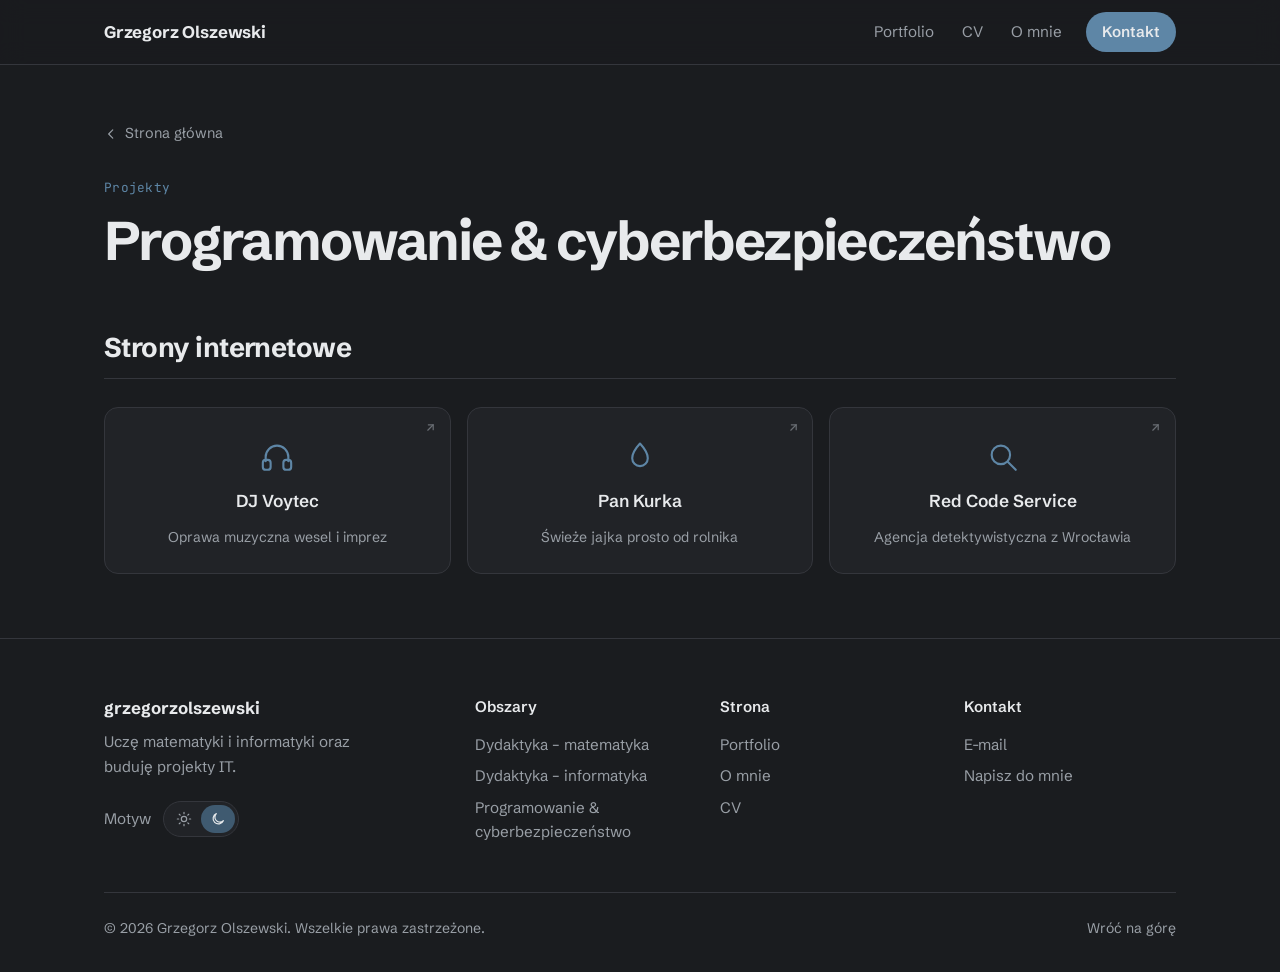
<file: programowanie.html>
<!DOCTYPE html>
<html lang="pl">
<head>
<meta charset="UTF-8">
<meta name="viewport" content="width=device-width, initial-scale=1, viewport-fit=cover">
<title>Programowanie & cyberbezpieczeństwo – Grzegorz Olszewski</title>
<meta name="description" content="Strony internetowe zrealizowane przez Grzegorza Olszewskiego.">
<meta property="og:type" content="website">
<meta property="og:title" content="Programowanie & cyberbezpieczeństwo – Grzegorz Olszewski">
<meta property="og:description" content="Strony internetowe zrealizowane przez Grzegorza Olszewskiego.">
<meta property="og:locale" content="pl_PL">
<meta name="theme-color" content="#1A1C1F">

<link rel="preconnect" href="https://fonts.googleapis.com">
<link rel="preconnect" href="https://fonts.gstatic.com" crossorigin>
<link href="https://fonts.googleapis.com/css2?family=Schibsted+Grotesk:wght@400;500;600;700&family=JetBrains+Mono:wght@400;500&display=swap" rel="stylesheet">

<script>
  // Ustaw motyw przed renderem, żeby nie było mignięcia. Domyślnie ciemny.
  try { if (localStorage.getItem('theme') === 'light') document.documentElement.setAttribute('data-theme', 'light'); } catch (e) {}
</script>

<link rel="stylesheet" href="styles.css">
</head>
<body>

<header class="site-header">
  <div class="wrap">
    <a class="brand" href="index.html">Grzegorz Olszewski</a>
    <nav class="nav" aria-label="Główna nawigacja">
      <a href="index.html#projekty">Portfolio</a>
      <a href="cv.html">CV</a>
      <a href="index.html#o-mnie">O mnie</a>
      <a class="cta" href="mailto:grzegorz.olszewski24@gmail.com">Kontakt</a>
    </nav>
  </div>
</header>

<main>
  <section class="wrap page-head">
    <a class="back" href="index.html"><svg viewBox="0 0 24 24" fill="none" stroke="currentColor" stroke-width="2" stroke-linecap="round" stroke-linejoin="round" aria-hidden="true"><polyline points="15 5 8 12 15 19"/></svg><span>Strona główna</span></a>
    <span class="eyebrow">Projekty</span>
    <h1>Programowanie &amp; cyberbezpieczeństwo</h1>
  </section>
  <section class="wrap block" aria-labelledby="strony">
    <div class="block-head"><h2 class="block-title" id="strony">Strony internetowe</h2></div>
    <ul class="links">
      <li>
        <a href="https://voytec.com.pl/dj.html" target="_blank" rel="noopener noreferrer">
          <svg class="ext" viewBox="0 0 24 24" fill="none" stroke="currentColor" stroke-width="2.2" stroke-linecap="round" stroke-linejoin="round" aria-hidden="true"><path d="M7 17 17 7"/><polyline points="8 7 17 7 17 16"/></svg>
          <span class="icon" aria-hidden="true"><svg viewBox="0 0 24 24" fill="none" stroke="currentColor" stroke-width="1.5" stroke-linecap="round" stroke-linejoin="round"><path d="M4 15v-3a8 8 0 0 1 16 0v3"/><rect x="2" y="14" width="5.5" height="7" rx="2"/><rect x="16.5" y="14" width="5.5" height="7" rx="2"/></svg></span>
          <span class="name">DJ Voytec</span>
          <span class="desc">Oprawa muzyczna wesel i imprez</span>
        </a>
      </li>
      <li>
        <a href="https://pankurka.pl/" target="_blank" rel="noopener noreferrer">
          <svg class="ext" viewBox="0 0 24 24" fill="none" stroke="currentColor" stroke-width="2.2" stroke-linecap="round" stroke-linejoin="round" aria-hidden="true"><path d="M7 17 17 7"/><polyline points="8 7 17 7 17 16"/></svg>
          <span class="icon" aria-hidden="true"><svg viewBox="0 0 24 24" fill="none" stroke="currentColor" stroke-width="1.5" stroke-linecap="round" stroke-linejoin="round"><path d="M12 2.5c3.6 3.9 5.5 7.4 5.5 10.4a5.5 5.5 0 0 1-11 0c0-3 1.9-6.5 5.5-10.4z"/></svg></span>
          <span class="name">Pan Kurka</span>
          <span class="desc">Świeże jajka prosto od rolnika</span>
        </a>
      </li>
      <li>
        <a href="https://www.redcode-service.pl/" target="_blank" rel="noopener noreferrer">
          <svg class="ext" viewBox="0 0 24 24" fill="none" stroke="currentColor" stroke-width="2.2" stroke-linecap="round" stroke-linejoin="round" aria-hidden="true"><path d="M7 17 17 7"/><polyline points="8 7 17 7 17 16"/></svg>
          <span class="icon" aria-hidden="true"><svg viewBox="0 0 24 24" fill="none" stroke="currentColor" stroke-width="1.5" stroke-linecap="round" stroke-linejoin="round"><circle cx="10.5" cy="10.5" r="6.5"/><path d="M15.5 15.5 21 21"/></svg></span>
          <span class="name">Red Code Service</span>
          <span class="desc">Agencja detektywistyczna z Wrocławia</span>
        </a>
      </li>
    </ul>
  </section>
</main>

<footer class="site-footer">
  <div class="wrap">
    <div class="footer-top">
      <div class="footer-brand">
        <a href="index.html">grzegorzolszewski</a>
        <p>Uczę matematyki i informatyki oraz buduję projekty IT.</p>
        <div class="theme">
          <span>Motyw</span>
          <div class="theme-switch" role="group" aria-label="Wybór motywu">
            <button type="button" data-theme-set="light" aria-pressed="false" aria-label="Jasny">
              <svg viewBox="0 0 24 24" fill="none" stroke="currentColor" stroke-width="1.8" stroke-linecap="round"><circle cx="12" cy="12" r="4"/><path d="M12 2v2M12 20v2M4.9 4.9l1.4 1.4M17.7 17.7l1.4 1.4M2 12h2M20 12h2M4.9 19.1l1.4-1.4M17.7 6.3l1.4-1.4"/></svg>
            </button>
            <button type="button" data-theme-set="dark" aria-pressed="true" aria-label="Ciemny">
              <svg viewBox="0 0 24 24" fill="none" stroke="currentColor" stroke-width="1.8" stroke-linecap="round" stroke-linejoin="round"><path d="M20 14.5A8 8 0 1 1 9.5 4a6.5 6.5 0 0 0 10.5 10.5z"/></svg>
            </button>
          </div>
        </div>
      </div>
      <div class="footer-col">
        <h4>Obszary</h4>
        <ul>
          <li><a href="dydaktyka-matematyka.html">Dydaktyka – matematyka</a></li>
          <li><a href="dydaktyka-informatyka.html">Dydaktyka – informatyka</a></li>
          <li><a href="programowanie.html">Programowanie &amp; cyberbezpieczeństwo</a></li>
        </ul>
      </div>
      <div class="footer-col">
        <h4>Strona</h4>
        <ul>
          <li><a href="index.html#projekty">Portfolio</a></li>
          <li><a href="index.html#o-mnie">O mnie</a></li>
          <li><a href="cv.html">CV</a></li>
        </ul>
      </div>
      <div class="footer-col">
        <h4>Kontakt</h4>
        <ul>
          <li><a href="mailto:grzegorz.olszewski24@gmail.com">E-mail</a></li>
          <li><a href="index.html#kontakt">Napisz do mnie</a></li>
        </ul>
      </div>
    </div>
    <div class="footer-bottom">
      <span>© <span id="year">2026</span> Grzegorz Olszewski. Wszelkie prawa zastrzeżone.</span>
      <a href="#" onclick="window.scrollTo({top:0});return false;" style="text-decoration:none">Wróć na górę</a>
    </div>
  </div>
</footer>

<script src="site.js"></script>
</body>
</html>
</file>
<file: styles.css>
/* ---------- Paleta (motyw z grzegorzolszewskii.github.io) ---------- */
:root{
  --bg:#1A1C1F;
  --bg-alt:#212327;
  --bg-raised:#25272C;
  --border:#34363C;
  --text:#E8EAEC;
  --text-muted:#999FA6;
  --accent:#5E86A6;
  --accent-dim:#3F5A70;
  --accent-ink:#E8EAEC;
  --grid:#2B2E33;
  color-scheme:dark;
}
/* Jasny wariant (wybierany przełącznikiem w stopce) */
:root[data-theme="light"]{
  --bg:#F4F5F7;
  --bg-alt:#FFFFFF;
  --bg-raised:#FFFFFF;
  --border:#DADDE2;
  --text:#1A1C1F;
  --text-muted:#5B6168;
  --accent:#3F6A8C;
  --accent-dim:#D6E2EC;
  --accent-ink:#FFFFFF;
  --grid:#E7EAEE;
  color-scheme:light;
}

/* ---------- Podstawy ---------- */
:root{
  box-sizing:border-box;
  padding-top:env(safe-area-inset-top,0px);
  padding-bottom:env(safe-area-inset-bottom,0px);
  --sans:'Schibsted Grotesk',system-ui,-apple-system,'Segoe UI',Roboto,sans-serif;
  --mono:'JetBrains Mono',ui-monospace,SFMono-Regular,Menlo,Consolas,monospace;
  --wrap:1120px;
  --narrow:720px;
}
*,*::before,*::after{box-sizing:inherit;margin:0;padding:0;}
html{scroll-padding-top:calc(env(safe-area-inset-top,0px) + 80px);scroll-behavior:smooth;background:var(--bg);}
body{background:var(--bg);color:var(--text);font-family:var(--sans);font-size:1.0625rem;line-height:1.6;-webkit-font-smoothing:antialiased;}
img,svg{max-width:100%;display:block;}
a{color:inherit;}
::selection{background:var(--accent-dim);color:var(--text);}
:focus-visible{outline:2px solid var(--accent);outline-offset:3px;border-radius:4px;}

.wrap{width:100%;max-width:var(--wrap);margin:0 auto;padding:0 1.5rem;}

/* ---------- Nagłówek ---------- */
.site-header{
  position:sticky;top:env(safe-area-inset-top,0px);z-index:10;
  background:color-mix(in srgb,var(--bg) 82%,transparent);
  backdrop-filter:saturate(1.4) blur(12px);-webkit-backdrop-filter:saturate(1.4) blur(12px);
  border-bottom:1px solid var(--border);
}
.site-header .wrap{display:flex;align-items:center;justify-content:space-between;gap:1.5rem;height:64px;}
.brand{font-weight:700;font-size:1.05rem;letter-spacing:-0.01em;text-decoration:none;}
.nav{display:flex;align-items:center;gap:0.25rem;}
.nav a{font-size:0.95rem;color:var(--text-muted);text-decoration:none;padding:0.45rem 0.75rem;border-radius:6px;transition:color .15s ease;}
.nav a:hover{color:var(--text);}
.nav a[aria-current="page"]{color:var(--text);}
.nav .cta{
  margin-left:0.5rem;color:var(--accent-ink);background:var(--accent);
  font-weight:600;padding:0.5rem 1rem;border-radius:999px;
  transition:filter .15s ease;
}
.nav .cta:hover{color:var(--accent-ink);filter:brightness(1.1);}

/* ---------- Hero ---------- */
.intro{padding-top:5.5rem;padding-bottom:3.5rem;}
.intro h1{font-size:clamp(2.6rem,6vw,4rem);font-weight:700;letter-spacing:-0.035em;line-height:1.05;margin-bottom:1.5rem;}
.intro p{max-width:var(--narrow);font-size:clamp(1.1rem,1.6vw,1.25rem);line-height:1.6;color:var(--text-muted);}
.intro p strong{color:var(--text);font-weight:500;}

/* ---------- Karty projektów ---------- */
.projects{list-style:none;display:grid;grid-template-columns:repeat(auto-fit,minmax(min(100%,420px),1fr));gap:1.5rem;padding-bottom:4rem;}
.card{
  position:relative;display:flex;flex-direction:column;height:100%;
  background:var(--bg-alt);border:1px solid var(--border);border-radius:14px;overflow:hidden;
  transition:border-color .15s ease;
}
.card:hover{border-color:var(--accent);background:var(--bg-raised);}
.card:focus-within{border-color:var(--accent);}

.preview{background:var(--bg);border-bottom:1px solid var(--border);}
.bar{display:flex;align-items:center;gap:0.6rem;padding:0.65rem 0.85rem;border-bottom:1px solid var(--border);}
.dots{display:flex;gap:5px;flex:none;}
.dots i{width:8px;height:8px;border-radius:50%;background:var(--border);}
.path{
  flex:1;min-width:0;font-family:var(--mono);font-size:0.78rem;color:var(--text-muted);
  background:var(--bg-alt);border:1px solid var(--border);border-radius:6px;padding:0.2rem 0.6rem;
  white-space:nowrap;overflow:hidden;text-overflow:ellipsis;text-decoration:none;
}
.art{aspect-ratio:16/9;color:var(--accent);}
.art svg{width:100%;height:100%;}

.card-body{padding:1.4rem 1.5rem 1.6rem;display:flex;flex-direction:column;gap:0.55rem;flex:1;}
.card h3{font-size:1.35rem;font-weight:600;letter-spacing:-0.015em;line-height:1.25;}
.card h3 a{text-decoration:none;}
.card h3 a::after{content:"";position:absolute;inset:0;}   /* cała karta klikalna */
.card p{color:var(--text-muted);font-size:0.98rem;line-height:1.55;}

/* ---------- Akapit CTA ---------- */
.closing{max-width:var(--narrow);font-size:1.15rem;color:var(--text-muted);padding-bottom:4.5rem;}
.closing a{color:var(--text);text-decoration-color:var(--accent);text-underline-offset:4px;text-decoration-thickness:2px;}
.closing a:hover{color:var(--accent);}

/* ---------- Blok kontaktowy (w miejscu newslettera) ---------- */
.contact{padding-bottom:5rem;}
.contact-box{
  display:grid;grid-template-columns:1.2fr 1fr;gap:2rem;align-items:center;
  background:var(--bg-alt);border:1px solid var(--border);border-radius:18px;padding:2.5rem;
}
.contact-box h2{font-size:clamp(1.5rem,2.6vw,2rem);font-weight:700;letter-spacing:-0.025em;line-height:1.15;margin-bottom:0.6rem;}
.contact-box p{color:var(--text-muted);}
.contact-actions{display:flex;flex-direction:column;gap:0.75rem;}
.email-row{display:flex;gap:0.5rem;}
.email{
  flex:1;min-width:0;display:flex;align-items:center;
  font-family:var(--mono);font-size:0.9rem;color:var(--text);
  background:var(--bg);border:1px solid var(--border);border-radius:10px;padding:0.75rem 1rem;
  overflow:hidden;text-overflow:ellipsis;white-space:nowrap;
}
.btn{
  flex:none;display:inline-flex;align-items:center;justify-content:center;gap:0.45rem;
  font-family:var(--sans);font-size:0.95rem;font-weight:600;cursor:pointer;
  border-radius:10px;padding:0.75rem 1.15rem;text-decoration:none;border:1px solid transparent;
  transition:filter .15s ease,border-color .15s ease,color .15s ease;
}
.btn-primary{background:var(--accent);color:var(--accent-ink);}
.btn-primary:hover{filter:brightness(1.1);}
.btn-ghost{background:transparent;color:var(--text);border-color:var(--border);}
.btn-ghost:hover{border-color:var(--accent);}
.hint{font-size:0.85rem;color:var(--text-muted);min-height:1.3em;}

/* ---------- Stopka ---------- */
.site-footer{border-top:1px solid var(--border);padding:3.5rem 0 2rem;color:var(--text-muted);font-size:0.95rem;}
.footer-top{display:grid;grid-template-columns:1.6fr repeat(3,1fr);gap:2rem;margin-bottom:3rem;}
.footer-brand a{color:var(--text);font-weight:700;text-decoration:none;font-size:1.05rem;}
.footer-brand p{margin-top:0.5rem;max-width:30ch;}
.footer-col h4{color:var(--text);font-size:0.95rem;font-weight:600;margin-bottom:0.8rem;}
.footer-col ul{list-style:none;display:flex;flex-direction:column;gap:0.45rem;}
.footer-col a{text-decoration:none;transition:color .15s ease;}
.footer-col a:hover{color:var(--accent);}

.theme{margin-top:1.4rem;display:flex;align-items:center;gap:0.75rem;}
.theme-switch{display:inline-flex;border:1px solid var(--border);border-radius:999px;padding:3px;background:var(--bg-alt);}
.theme-switch button{
  background:none;border:0;cursor:pointer;color:var(--text-muted);border-radius:999px;
  width:34px;height:28px;display:grid;place-items:center;transition:color .15s ease,background-color .15s ease;
}
.theme-switch button:hover{color:var(--text);}
.theme-switch button[aria-pressed="true"]{background:var(--accent-dim);color:var(--text);}
.theme-switch svg{width:16px;height:16px;}

.footer-bottom{display:flex;justify-content:space-between;gap:1rem;flex-wrap:wrap;padding-top:1.5rem;border-top:1px solid var(--border);font-size:0.875rem;}

/* ---------- Podsumowanie (strona główna) ---------- */
.summary{padding-bottom:4rem;}
.summary-box{
  display:grid;grid-template-columns:1fr 1.15fr;gap:2.5rem;align-items:center;
  border-top:1px solid var(--border);border-bottom:1px solid var(--border);padding:2.5rem 0;
}
.summary-box h2{font-size:clamp(1.4rem,2.4vw,1.8rem);font-weight:700;letter-spacing:-0.025em;line-height:1.2;margin-bottom:0.75rem;}
.summary-box p{color:var(--text-muted);}
.summary-box p strong{color:var(--text);font-weight:500;}
.summary .stats{grid-template-columns:repeat(2,minmax(0,1fr));}

/* ---------- Liczby (wspólne) ---------- */
.stats{list-style:none;display:grid;grid-template-columns:repeat(auto-fit,minmax(min(100%,150px),1fr));gap:1rem;}
.stat{background:var(--bg-alt);border:1px solid var(--border);border-radius:14px;padding:1.2rem 1.25rem;}
.stat b{display:block;font-size:clamp(1.8rem,3vw,2.3rem);font-weight:700;letter-spacing:-0.03em;line-height:1.1;color:var(--accent);font-variant-numeric:tabular-nums;}
.stat span{display:block;margin-top:0.35rem;font-size:0.9rem;line-height:1.4;color:var(--text-muted);}

/* ---------- Podstrony: nagłówek ---------- */
.page-head{padding-top:3.5rem;padding-bottom:2.5rem;}
.back{display:inline-flex;align-items:center;gap:0.45rem;color:var(--text-muted);font-size:0.9rem;text-decoration:none;margin-bottom:2rem;transition:color .15s ease;}
.back:hover{color:var(--accent);}
.back svg{width:14px;height:14px;}
.eyebrow{display:block;font-family:var(--mono);font-size:0.8rem;color:var(--accent);letter-spacing:0.02em;margin-bottom:0.9rem;}
.page-head h1{font-size:clamp(1.8rem,5vw,3.4rem);overflow-wrap:break-word;font-weight:700;letter-spacing:-0.035em;line-height:1.08;margin-bottom:1.25rem;}
.lead{max-width:var(--narrow);font-size:clamp(1.08rem,1.5vw,1.22rem);color:var(--text-muted);}
.lead strong{color:var(--text);font-weight:500;}
/* Nagłówek z okrągłymi linkami po prawej (np. profil, kanał YT) */
.page-head-split{display:grid;grid-template-columns:minmax(0,1fr) auto;gap:2.5rem;align-items:end;}
.head-links{list-style:none;display:flex;gap:1.5rem;}
.head-links a{display:flex;flex-direction:column;align-items:center;gap:0.7rem;width:136px;text-align:center;text-decoration:none;color:var(--text-muted);font-size:0.85rem;line-height:1.35;transition:color .15s ease;}
.head-links img{width:120px;height:120px;border-radius:50%;object-fit:cover;object-position:center 30%;border:2px solid var(--border);transition:border-color .15s ease,transform .15s ease;}
.head-links a:hover{color:var(--text);}
.head-links a:hover img{border-color:var(--accent);transform:translateY(-2px);}

/* ---------- Podstrony: sekcje ---------- */
.block{padding-bottom:4rem;}
.block-title{font-size:clamp(1.35rem,2.2vw,1.7rem);font-weight:700;letter-spacing:-0.02em;line-height:1.2;margin-bottom:0.5rem;}
.block-intro{max-width:var(--narrow);color:var(--text-muted);margin-bottom:1.75rem;}
.block-head{border-bottom:1px solid var(--border);padding-bottom:0.9rem;margin-bottom:1.75rem;}
.block-head .block-title{margin-bottom:0;}

/* Oferta zajęć */
.offer{list-style:none;display:grid;grid-template-columns:repeat(auto-fit,minmax(min(100%,420px),1fr));gap:1.25rem;}
.offer-item{display:flex;flex-direction:column;gap:0.6rem;background:var(--bg-alt);border:1px solid var(--border);border-radius:14px;padding:1.5rem;}
.offer-item.featured{border-color:var(--accent);}
.tag{align-self:flex-start;font-family:var(--mono);font-size:0.75rem;color:var(--accent);background:color-mix(in srgb,var(--accent) 12%,transparent);border-radius:999px;padding:0.2rem 0.65rem;}
.offer-item h3{font-size:1.2rem;font-weight:600;letter-spacing:-0.01em;line-height:1.3;}
.offer-item p{color:var(--text-muted);font-size:0.97rem;}
.ticks{list-style:none;display:flex;flex-direction:column;gap:0.4rem;margin-top:0.25rem;}
.ticks li{position:relative;padding-left:1.4rem;font-size:0.95rem;color:var(--text-muted);line-height:1.5;}
.ticks li::before{content:"";position:absolute;left:0.1rem;top:0.5em;width:0.5rem;height:0.5rem;border-radius:2px;background:var(--accent);}

/* Organizacja zajęć */
.facts{display:grid;grid-template-columns:repeat(auto-fit,minmax(min(100%,230px),1fr));gap:0;border:1px solid var(--border);border-radius:14px;overflow:hidden;background:var(--bg-alt);}
.fact{padding:1.35rem 1.5rem;border-right:1px solid var(--border);border-bottom:1px solid var(--border);margin:0 -1px -1px 0;}
.fact dt{display:flex;align-items:center;gap:0.55rem;font-size:0.85rem;color:var(--text-muted);margin-bottom:0.35rem;}
.fact dt svg{width:17px;height:17px;color:var(--accent);flex:none;}
.fact dd{font-weight:600;line-height:1.4;}
.fact dd small{display:block;font-weight:400;font-size:0.9rem;color:var(--text-muted);margin-top:0.2rem;}

/* Cennik */
.prices{list-style:none;display:grid;grid-template-columns:repeat(auto-fit,minmax(min(100%,300px),1fr));gap:1.25rem;}
.price{display:flex;flex-direction:column;gap:0.6rem;background:var(--bg-alt);border:1px solid var(--border);border-radius:14px;padding:1.5rem;}
.price.featured{border-color:var(--accent);}
.price-amount{display:flex;align-items:baseline;gap:0.5rem;}
.price-amount b{font-size:clamp(2rem,3.4vw,2.6rem);font-weight:700;letter-spacing:-0.03em;line-height:1.1;color:var(--accent);font-variant-numeric:tabular-nums;}
.price-amount span{font-size:0.95rem;color:var(--text-muted);}
.price p:not(.price-amount){color:var(--text-muted);font-size:0.97rem;}
.price-note{max-width:var(--narrow);margin-top:1.5rem;color:var(--text-muted);}
.price-note strong{color:var(--text);font-weight:600;}

/* Odnośnik tekstowy */
.text-link{color:var(--text);text-decoration-color:var(--accent);text-underline-offset:4px;text-decoration-thickness:2px;}
.text-link:hover{color:var(--accent);}

/* ---------- Programowanie: kafelki-odnośniki ---------- */
.links{list-style:none;display:grid;grid-template-columns:repeat(auto-fit,minmax(min(100%,230px),1fr));gap:1rem;}
.links a{
  position:relative;height:100%;display:flex;flex-direction:column;align-items:center;justify-content:center;gap:0.8rem;
  text-align:center;padding:2rem 1rem 1.6rem;background:var(--bg-alt);border:1px solid var(--border);border-radius:14px;
  text-decoration:none;transition:border-color .15s ease,background-color .15s ease;
}
.links a:hover{border-color:var(--accent);background:var(--bg-raised);}
.links .icon{width:34px;height:34px;color:var(--accent);}
.links .icon svg{width:100%;height:100%;}
.links .name{font-weight:600;font-size:1.08rem;}
.links .desc{font-size:0.88rem;color:var(--text-muted);line-height:1.45;}
.links .ext{position:absolute;top:0.8rem;right:0.8rem;width:13px;height:13px;color:var(--text-muted);opacity:0.6;transition:color .15s ease,opacity .15s ease;}
.links a:hover .ext{color:var(--accent);opacity:1;}

/* ---------- CV ---------- */
.cv-list{list-style:none;}
.cv-entry{display:grid;grid-template-columns:150px 1fr;gap:1.6rem;padding:1.4rem 0;border-bottom:1px solid var(--border);}
.cv-entry:last-child{border-bottom:0;}
.cv-entry.tight{padding-bottom:0;border-bottom:0;}
.cv-entry.note{padding-top:0.9rem;}
.cv-date{font-family:var(--mono);color:var(--accent);font-size:0.82rem;padding-top:0.2rem;}
.cv-role{font-weight:600;font-size:1.1rem;line-height:1.35;}
.cv-org{color:var(--text-muted);font-size:0.93rem;margin-top:0.2rem;}
.cv-meta{color:var(--text-muted);font-size:0.74rem;letter-spacing:0.08em;text-transform:uppercase;margin-top:0.35rem;}
.cv-desc{color:var(--text-muted);font-size:0.95rem;margin-top:0.3rem;max-width:66ch;}
.cv-thesis{color:var(--text-muted);font-size:0.9rem;margin-top:0.6rem;padding-left:0.9rem;border-left:2px solid var(--border);}

/* ---------- Mobile ---------- */
@media (max-width: 760px){
  .nav a:not(.cta){display:none;}
  .intro{padding-top:3.5rem;padding-bottom:2.5rem;}
  .contact-box{grid-template-columns:minmax(0,1fr);padding:1.75rem;}
  .email-row{flex-direction:column;}
  .footer-top{grid-template-columns:1fr 1fr;}
  .footer-brand{grid-column:1 / -1;}
  .summary-box{grid-template-columns:1fr;gap:1.75rem;padding:2rem 0;}
  .page-head{padding-top:2.5rem;padding-bottom:2rem;}
  .page-head-split{grid-template-columns:minmax(0,1fr);gap:2rem;}
  .head-links{gap:1rem;}
  .head-links a{width:120px;}
  .head-links img{width:96px;height:96px;}
  .block{padding-bottom:3rem;}
  .cv-entry{grid-template-columns:1fr;gap:0.4rem;}
  .cv-entry.note{padding-top:0.4rem;}
}
@media (prefers-reduced-motion: reduce){
  html{scroll-behavior:auto;}
  *{transition:none !important;}
}
</file>
